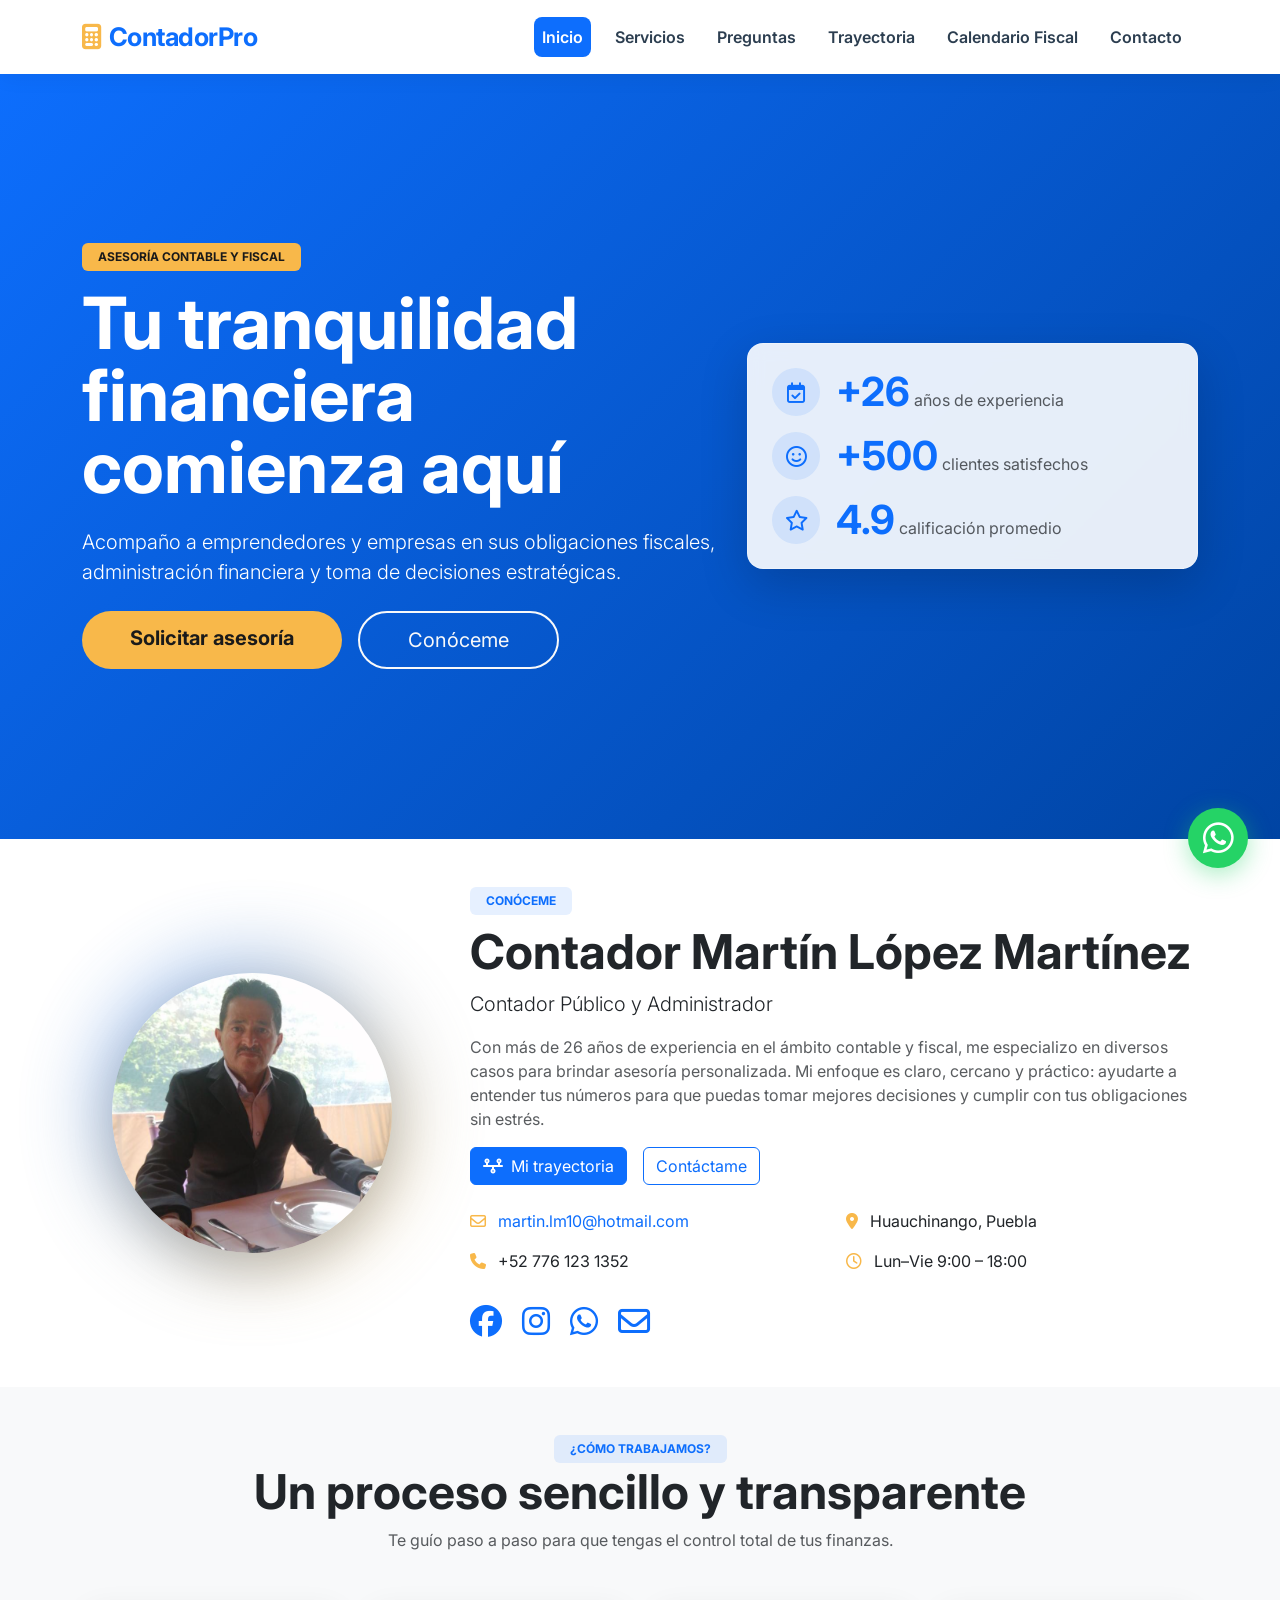
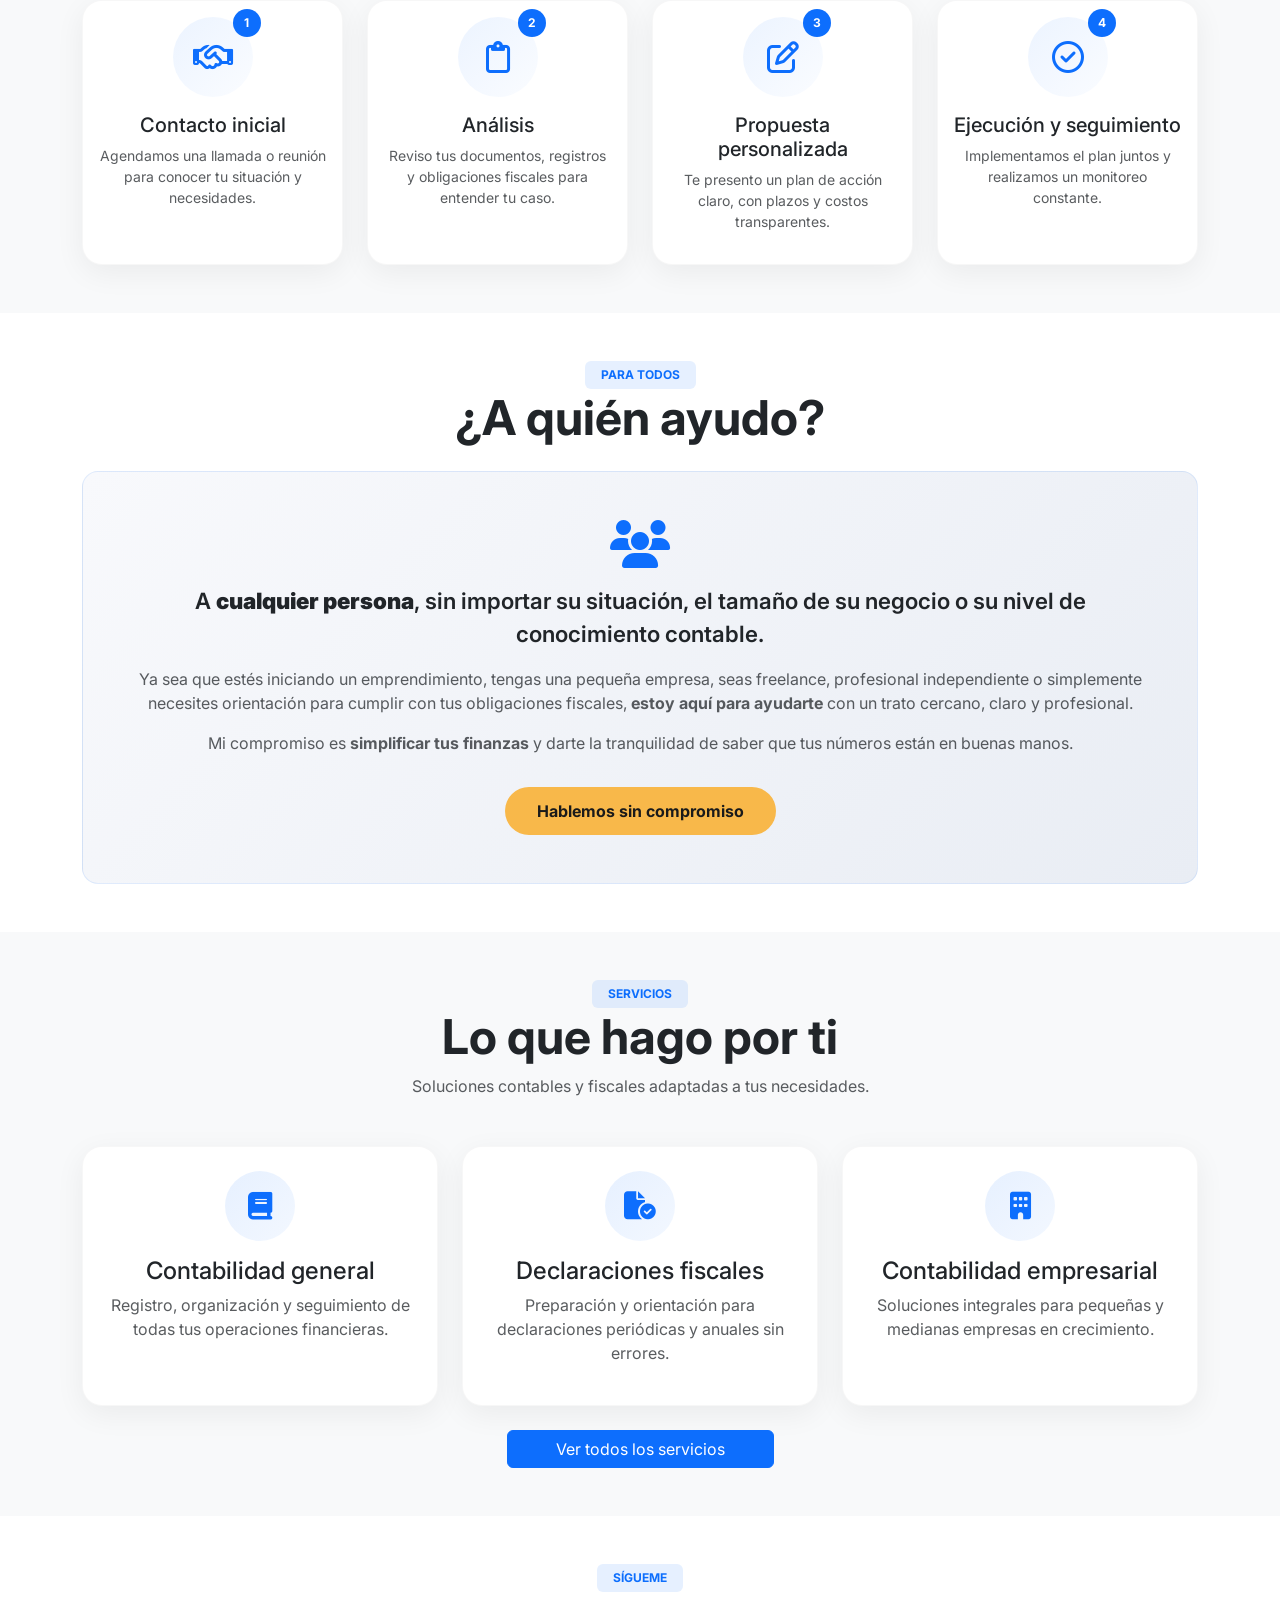
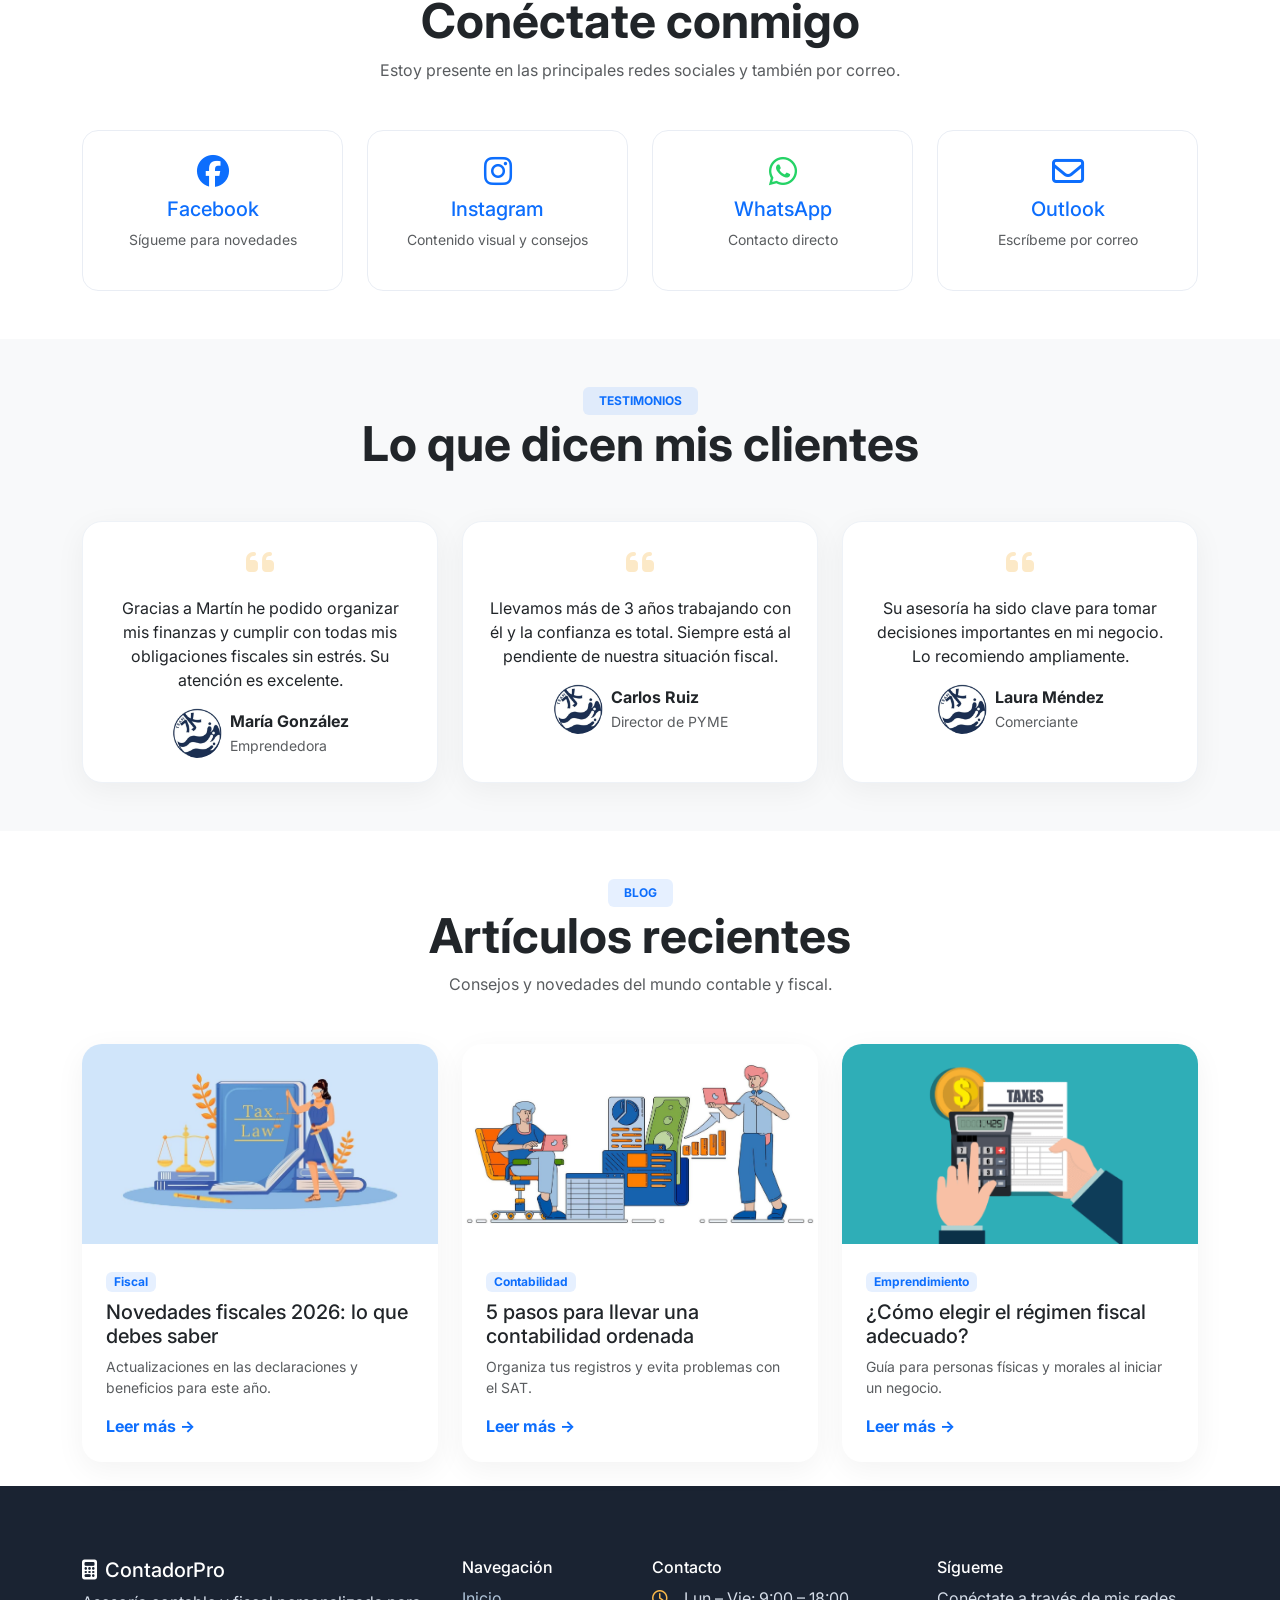
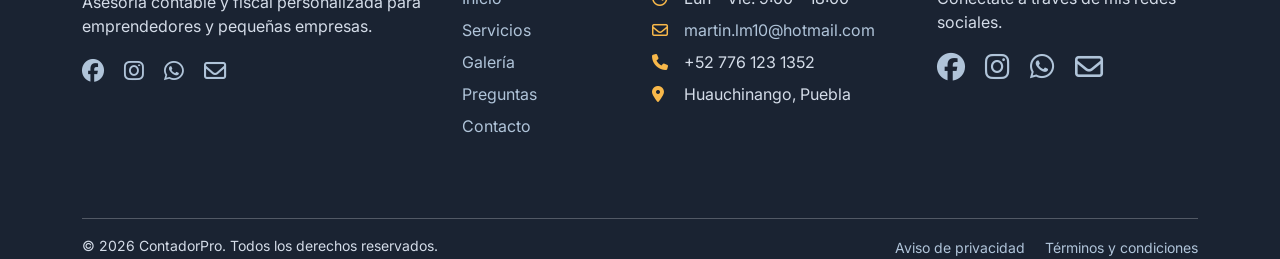
<file: index.html>
<!doctype html>
<html lang="es">
<head>
    <meta charset="utf-8">
    <meta name="viewport" content="width=device-width, initial-scale=1">
    <title>Contador Martín López - Asesoría Contable y Fiscal</title>
    <meta name="description" content="Asesoría contable y fiscal personalizada en Huauchinango, Puebla. Contabilidad, declaraciones y acompañamiento para emprendedores y pequeñas empresas.">

    <!-- Favicon (calculadora) -->
    <link rel="icon" href="data:image/svg+xml,<svg xmlns='http://www.w3.org/2000/svg' viewBox='0 0 24 24' fill='%230d6efd'><path d='M7 2h10a2 2 0 0 1 2 2v16a2 2 0 0 1-2 2H7a2 2 0 0 1-2-2V4a2 2 0 0 1 2-2zm0 2v4h10V4H7zm0 6v2h4v-2H7zm0 4v2h4v-2H7zm0 4v2h4v-2H7zm6 0v2h4v-2h-4zm0-4v2h4v-2h-4zm0-4v2h4v-2h-4z'/></svg>">

    <!-- Bootstrap 5 -->
    <link href="https://cdn.jsdelivr.net/npm/bootstrap@5.3.3/dist/css/bootstrap.min.css" rel="stylesheet">
    <!-- Font Awesome 6 -->
    <link href="https://cdnjs.cloudflare.com/ajax/libs/font-awesome/6.5.2/css/all.min.css" rel="stylesheet">
    <!-- Google Fonts (Inter) -->
    <link href="https://fonts.googleapis.com/css2?family=Inter:opsz,wght@14..32,400;14..32,600;14..32,700;14..32,800&display=swap" rel="stylesheet">
    <!-- Estilos personalizados -->
    <link rel="stylesheet" href="css/index.css">
</head>
<body>

    <!-- NAVBAR (sin login) -->
    <nav class="navbar navbar-expand-lg navbar-main sticky-top">
        <div class="container">
            <a class="navbar-brand fw-bold" href="index.html">
                <i class="fa-solid fa-calculator me-2"></i>ContadorPro
            </a>
            <button class="navbar-toggler" type="button" data-bs-toggle="collapse" data-bs-target="#nav" aria-controls="nav" aria-expanded="false" aria-label="Toggle navigation">
                <span class="navbar-toggler-icon"></span>
            </button>
            <div class="collapse navbar-collapse" id="nav">
                <ul class="navbar-nav ms-auto">
                    <li class="nav-item"><a class="nav-link active" href="index.html">Inicio</a></li>
                    <li class="nav-item"><a class="nav-link" href="servicios.html">Servicios</a></li>
                    <li class="nav-item"><a class="nav-link" href="preguntas.html">Preguntas</a></li>
                    <li class="nav-item"><a class="nav-link" href="trayectoria.html">Trayectoria</a></li>
                    <li class="nav-item"><a class="nav-link" href="calendario-fiscal.html">Calendario Fiscal</a></li>
                    <li class="nav-item"><a class="nav-link" href="contactanos.html">Contacto</a></li>
                </ul>
            </div>
        </div>
    </nav>

    <!-- HERO con imagen de fondo de contaduría -->
    <header class="hero">
        <div class="container">
            <div class="row align-items-center min-vh-75">
                <div class="col-lg-7 text-white">
                    <span class="badge bg-accent text-dark mb-3 px-3 py-2">ASESORÍA CONTABLE Y FISCAL</span>
                    <h1 class="display-3 fw-bold lh-1">Tu tranquilidad financiera comienza aquí</h1>
                    <p class="lead my-4">Acompaño a emprendedores y empresas en sus obligaciones fiscales, administración financiera y toma de decisiones estratégicas.</p>
                    <div class="d-flex flex-wrap gap-3">
                        <a href="contactanos.html" class="btn btn-accent btn-lg px-5">Solicitar asesoría</a>
                        <a href="#presentacion" class="btn btn-outline-light btn-lg px-5">Conóceme</a>
                    </div>
                </div>
                <div class="col-lg-5 mt-5 mt-lg-0">
                    <div class="hero-stats p-4 bg-white rounded-4 shadow-lg">
                        <div class="d-flex align-items-center gap-3 mb-3">
                            <div class="stat-icon"><i class="fa-regular fa-calendar-check"></i></div>
                            <div><span class="display-6 fw-bold text-primary"><span class="js-years-exp" data-count="15" data-prefix="+">+15</span></span> <span class="text-muted">años de experiencia</span></div>
                        </div>
                        <div class="d-flex align-items-center gap-3 mb-3">
                            <div class="stat-icon"><i class="fa-regular fa-face-smile"></i></div>
                            <div><span class="display-6 fw-bold text-primary" data-count="500" data-prefix="+">+500</span> <span class="text-muted">clientes satisfechos</span></div>
                        </div>
                        <div class="d-flex align-items-center gap-3">
                            <div class="stat-icon"><i class="fa-regular fa-star"></i></div>
                            <div><span class="display-6 fw-bold text-primary" data-count="4.9" data-decimals="1">4.9</span> <span class="text-muted">calificación promedio</span></div>
                        </div>
                    </div>
                </div>
            </div>
        </div>
    </header>

    <!-- SECCIÓN: PRESENTACIÓN PERSONAL -->
    <section id="presentacion" class="py-5">
        <div class="container">
            <div class="row align-items-center g-5">
                <div class="col-lg-4 text-center reveal">
                    <div class="photo-frame"><img src="image/foto.png" alt="Foto de perfil" class="rounded-circle img-fluid shadow-lg" style="width: 280px; height: 280px; object-fit: cover;"></div>
                </div>
                <div class="col-lg-8 reveal">
                    <span class="badge bg-primary bg-opacity-10 text-primary mb-2 px-3 py-2">CONÓCEME</span>
                    <h2 class="display-5 fw-bold">Contador Martín López Martínez</h2>
                    <p class="lead" style="color: var(--muted);">Contador Público y Administrador</p>
                    <p class="text-muted">
                        Con más de <span id="years-exp"></span> años de experiencia en el ámbito contable y fiscal, me especializo en diversos casos para brindar asesoría personalizada. Mi enfoque es claro, cercano y práctico: ayudarte a entender tus números para que puedas tomar mejores decisiones y cumplir con tus obligaciones sin estrés.
                    </p>
                    <div class="d-flex flex-wrap gap-3 mt-3">
                        <a href="trayectoria.html" class="btn btn-primary"><i class="fa-solid fa-timeline me-2"></i>Mi trayectoria</a>
                        <a href="contactanos.html" class="btn btn-outline-primary">Contáctame</a>
                    </div>
                    <div class="row mt-4">
                        <div class="col-md-6">
                            <p><i class="fa-regular fa-envelope text-accent me-2"></i> <a href="mailto:martin.lm10@hotmail.com?subject=Hola%2C%20buenas%20tardes%20contador&body=Hola%2C%20buenas%20tardes%20contador">martin.lm10@hotmail.com</a></p>
                            <p><i class="fa-solid fa-phone text-accent me-2"></i> +52 776 123 1352</p>
                        </div>
                        <div class="col-md-6">
                            <p><i class="fa-solid fa-location-dot text-accent me-2"></i> Huauchinango, Puebla</p>
                            <p><i class="fa-regular fa-clock text-accent me-2"></i> Lun–Vie 9:00 – 18:00</p>
                        </div>
                    </div>
                    <div class="social-links mt-3">
                        <a href="https://www.facebook.com/share/19eU9KgxiF/" target="_blank" class="me-3" aria-label="Facebook"><i class="fa-brands fa-facebook fa-2x"></i></a>
                        <a href="https://www.instagram.com/martin.lm10?igsi=N2gybHNiNHc2dWVt" target="_blank" class="me-3" aria-label="Instagram"><i class="fa-brands fa-instagram fa-2x"></i></a>
                        <a href="https://wa.me/527761231352?text=Hola%2C%20buenas%20tardes%20contador" target="_blank" class="me-3" aria-label="WhatsApp"><i class="fa-brands fa-whatsapp fa-2x"></i></a>
                        <a href="mailto:martin.lm10@hotmail.com?subject=Hola%2C%20buenas%20tardes%20contador&body=Hola%2C%20buenas%20tardes%20contador" aria-label="Outlook"><i class="fa-regular fa-envelope fa-2x"></i></a>
                    </div>
                </div>
            </div>
        </div>
    </section>

    <!-- SECCIÓN: PROCESO DE TRABAJO -->
    <section class="py-5 bg-light">
        <div class="container">
            <div class="text-center mb-5 reveal">
                <span class="badge bg-primary bg-opacity-10 text-primary px-3 py-2">¿CÓMO TRABAJAMOS?</span>
                <h2 class="display-5 fw-bold">Un proceso sencillo y transparente</h2>
                <p class="text-muted mt-2">Te guío paso a paso para que tengas el control total de tus finanzas.</p>
            </div>
            <div class="row g-4 reveal-stagger position-relative">
                <div class="col-md-3">
                    <div class="process-card text-center p-3 h-100 reveal-item">
                        <div class="process-icon mx-auto"><span class="step-number">1</span><i class="fa-regular fa-handshake"></i></div>
                        <h5>Contacto inicial</h5>
                        <p class="text-muted small">Agendamos una llamada o reunión para conocer tu situación y necesidades.</p>
                    </div>
                </div>
                <div class="col-md-3">
                    <div class="process-card text-center p-3 h-100 reveal-item">
                        <div class="process-icon mx-auto"><span class="step-number">2</span><i class="fa-regular fa-clipboard"></i></div>
                        <h5>Análisis</h5>
                        <p class="text-muted small">Reviso tus documentos, registros y obligaciones fiscales para entender tu caso.</p>
                    </div>
                </div>
                <div class="col-md-3">
                    <div class="process-card text-center p-3 h-100 reveal-item">
                        <div class="process-icon mx-auto"><span class="step-number">3</span><i class="fa-regular fa-pen-to-square"></i></div>
                        <h5>Propuesta personalizada</h5>
                        <p class="text-muted small">Te presento un plan de acción claro, con plazos y costos transparentes.</p>
                    </div>
                </div>
                <div class="col-md-3">
                    <div class="process-card text-center p-3 h-100 reveal-item">
                        <div class="process-icon mx-auto"><span class="step-number">4</span><i class="fa-regular fa-circle-check"></i></div>
                        <h5>Ejecución y seguimiento</h5>
                        <p class="text-muted small">Implementamos el plan juntos y realizamos un monitoreo constante.</p>
                    </div>
                </div>
            </div>
        </div>
    </section>

    <!-- SECCIÓN: ¿A QUIÉN AYUDO? -->
    <section class="py-5">
        <div class="container">
            <div class="text-center mb-4 reveal">
                <span class="badge bg-primary bg-opacity-10 text-primary px-3 py-2">PARA TODOS</span>
                <h2 class="display-5 fw-bold">¿A quién ayudo?</h2>
            </div>
            <div class="who-help-card p-5 rounded-4 text-center reveal">
                <i class="fa-solid fa-users fa-3x text-primary mb-3"></i>
                <p class="lead fw-semibold" style="font-size: 1.4rem;">
                    A <strong>cualquier persona</strong>, sin importar su situación, el tamaño de su negocio o su nivel de conocimiento contable.
                </p>
                <p class="text-muted">
                    Ya sea que estés iniciando un emprendimiento, tengas una pequeña empresa, seas freelance, profesional independiente o simplemente necesites orientación para cumplir con tus obligaciones fiscales, <strong>estoy aquí para ayudarte</strong> con un trato cercano, claro y profesional.
                </p>
                <p class="text-muted">
                    Mi compromiso es <strong>simplificar tus finanzas</strong> y darte la tranquilidad de saber que tus números están en buenas manos.
                </p>
                <a href="contactanos.html" class="btn btn-accent mt-3">Hablemos sin compromiso</a>
            </div>
        </div>
    </section>

    <!-- SECCIÓN: SERVICIOS DESTACADOS -->
    <section class="py-5 bg-light">
        <div class="container">
            <div class="text-center mb-5 reveal">
                <span class="badge bg-primary bg-opacity-10 text-primary px-3 py-2">SERVICIOS</span>
                <h2 class="display-5 fw-bold">Lo que hago por ti</h2>
                <p class="text-muted mt-2">Soluciones contables y fiscales adaptadas a tus necesidades.</p>
            </div>
            <div class="row g-4 justify-content-center reveal-stagger">
                <div class="col-md-4">
                    <div class="service-card p-4 h-100 reveal-item">
                        <div class="service-icon"><i class="fa-solid fa-book"></i></div>
                        <h4 class="mt-3">Contabilidad general</h4>
                        <p class="text-muted">Registro, organización y seguimiento de todas tus operaciones financieras.</p>
                    </div>
                </div>
                <div class="col-md-4">
                    <div class="service-card p-4 h-100 reveal-item">
                        <div class="service-icon"><i class="fa-solid fa-file-circle-check"></i></div>
                        <h4 class="mt-3">Declaraciones fiscales</h4>
                        <p class="text-muted">Preparación y orientación para declaraciones periódicas y anuales sin errores.</p>
                    </div>
                </div>
                <div class="col-md-4">
                    <div class="service-card p-4 h-100 reveal-item">
                        <div class="service-icon"><i class="fa-solid fa-building"></i></div>
                        <h4 class="mt-3">Contabilidad empresarial</h4>
                        <p class="text-muted">Soluciones integrales para pequeñas y medianas empresas en crecimiento.</p>
                    </div>
                </div>
            </div>
            <div class="text-center mt-4 reveal">
                <a href="servicios.html" class="btn btn-primary px-5">Ver todos los servicios</a>
            </div>
        </div>
    </section>

    <!-- SECCIÓN: REDES SOCIALES -->
    <section class="py-5">
        <div class="container">
            <div class="text-center mb-5 reveal">
                <span class="badge bg-primary bg-opacity-10 text-primary px-3 py-2">SÍGUEME</span>
                <h2 class="display-5 fw-bold">Conéctate conmigo</h2>
                <p class="text-muted mt-2">Estoy presente en las principales redes sociales y también por correo.</p>
            </div>
            <div class="row g-4 justify-content-center reveal-stagger">
                <div class="col-md-3 col-6">
                    <a href="https://www.facebook.com/share/19eU9KgxiF/" target="_blank" class="social-card text-center d-block p-4 reveal-item">
                        <i class="fa-brands fa-facebook fa-2x"></i>
                        <h5 class="mt-2">Facebook</h5>
                        <p class="small text-muted">Sígueme para novedades</p>
                    </a>
                </div>
                <div class="col-md-3 col-6">
                    <a href="https://www.instagram.com/martin.lm10?igsi=N2gybHNiNHc2dWVt" target="_blank" class="social-card text-center d-block p-4 reveal-item">
                        <i class="fa-brands fa-instagram fa-2x"></i>
                        <h5 class="mt-2">Instagram</h5>
                        <p class="small text-muted">Contenido visual y consejos</p>
                    </a>
                </div>
                <div class="col-md-3 col-6">
                    <a href="https://wa.me/527761231352?text=Hola%2C%20buenas%20tardes%20contador" target="_blank" class="social-card text-center d-block p-4 reveal-item">
                        <i class="fa-brands fa-whatsapp fa-2x"></i>
                        <h5 class="mt-2">WhatsApp</h5>
                        <p class="small text-muted">Contacto directo</p>
                    </a>
                </div>
                <div class="col-md-3 col-6">
                    <a href="mailto:martin.lm10@hotmail.com?subject=Hola%2C%20buenas%20tardes%20contador&body=Hola%2C%20buenas%20tardes%20contador" class="social-card text-center d-block p-4 reveal-item">
                        <i class="fa-regular fa-envelope fa-2x"></i>
                        <h5 class="mt-2">Outlook</h5>
                        <p class="small text-muted">Escríbeme por correo</p>
                    </a>
                </div>
            </div>
        </div>
    </section>

    <!-- SECCIÓN: TESTIMONIOS -->
    <section class="py-5 bg-light">
        <div class="container">
            <div class="text-center mb-5 reveal">
                <span class="badge bg-primary bg-opacity-10 text-primary px-3 py-2">TESTIMONIOS</span>
                <h2 class="display-5 fw-bold">Lo que dicen mis clientes</h2>
            </div>
            <div class="row g-4 reveal-stagger">
                <div class="col-md-4">
                    <div class="testimonial-card p-4 h-100 text-center reveal-item">
                        <i class="fa-solid fa-quote-left fa-2x text-accent"></i>
                        <p class="mt-3">Gracias a Martín he podido organizar mis finanzas y cumplir con todas mis obligaciones fiscales sin estrés. Su atención es excelente.</p>
                        <div class="d-flex align-items-center justify-content-center gap-2 mt-3">
                            <img src="image/logoMizu.jpeg" alt="Avatar" class="rounded-circle" width="50" height="50" style="object-fit:cover;">
                            <div class="text-start"><strong>María González</strong><br><span class="small text-muted">Emprendedora</span></div>
                        </div>
                    </div>
                </div>
                <div class="col-md-4">
                    <div class="testimonial-card p-4 h-100 text-center reveal-item">
                        <i class="fa-solid fa-quote-left fa-2x text-accent"></i>
                        <p class="mt-3">Llevamos más de 3 años trabajando con él y la confianza es total. Siempre está al pendiente de nuestra situación fiscal.</p>
                        <div class="d-flex align-items-center justify-content-center gap-2 mt-3">
                            <img src="image/logoMizu.jpeg" alt="Avatar" class="rounded-circle" width="50" height="50" style="object-fit:cover;">
                            <div class="text-start"><strong>Carlos Ruiz</strong><br><span class="small text-muted">Director de PYME</span></div>
                        </div>
                    </div>
                </div>
                <div class="col-md-4">
                    <div class="testimonial-card p-4 h-100 text-center reveal-item">
                        <i class="fa-solid fa-quote-left fa-2x text-accent"></i>
                        <p class="mt-3">Su asesoría ha sido clave para tomar decisiones importantes en mi negocio. Lo recomiendo ampliamente.</p>
                        <div class="d-flex align-items-center justify-content-center gap-2 mt-3">
                            <img src="image/logoMizu.jpeg" alt="Avatar" class="rounded-circle" width="50" height="50" style="object-fit:cover;">
                            <div class="text-start"><strong>Laura Méndez</strong><br><span class="small text-muted">Comerciante</span></div>
                        </div>
                    </div>
                </div>
            </div>
        </div>
    </section>

    <!-- SECCIÓN: BLOG -->
    <section class="py-5">
        <div class="container">
            <div class="text-center mb-5 reveal">
                <span class="badge bg-primary bg-opacity-10 text-primary px-3 py-2">BLOG</span>
                <h2 class="display-5 fw-bold">Artículos recientes</h2>
                <p class="text-muted mt-2">Consejos y novedades del mundo contable y fiscal.</p>
            </div>
            <div class="row g-4 reveal-stagger">
                <div class="col-md-4">
                    <div class="blog-card h-100 reveal-item">
                        <div class="blog-img-wrap">
                            <img src="image/novedades.jpg" alt="Blog">
                        </div>
                        <div class="card-body position-relative">
                            <span class="badge bg-primary bg-opacity-10 text-primary mb-2">Fiscal</span>
                            <h5>Novedades fiscales 2026: lo que debes saber</h5>
                            <p class="text-muted small">Actualizaciones en las declaraciones y beneficios para este año.</p>
                            <a href="https://www.sat.gob.mx/minisitio/RegularizacionFiscal/RegularizacionFiscal/index.html" target="_blank" class="stretched-link text-primary fw-bold">Leer más →</a>
                        </div>
                    </div>
                </div>
                <div class="col-md-4">
                    <div class="blog-card h-100 reveal-item">
                        <div class="blog-img-wrap">
                            <img src="image/contabilidad.jpg" alt="Blog">
                        </div>
                        <div class="card-body position-relative">
                            <span class="badge bg-primary bg-opacity-10 text-primary mb-2">Contabilidad</span>
                            <h5>5 pasos para llevar una contabilidad ordenada</h5>
                            <p class="text-muted small">Organiza tus registros y evita problemas con el SAT.</p>
                            <a href="https://konta.com/blog/5-elementos-necesarios-para-llevar-una-contabilidad-correcta" target="_blank" class="stretched-link text-primary fw-bold">Leer más →</a>
                        </div>
                    </div>
                </div>
                <div class="col-md-4">
                    <div class="blog-card h-100 reveal-item">
                        <div class="blog-img-wrap">
                            <img src="image/regimen.png" alt="Blog">
                        </div>
                        <div class="card-body position-relative">
                            <span class="badge bg-primary bg-opacity-10 text-primary mb-2">Emprendimiento</span>
                            <h5>¿Cómo elegir el régimen fiscal adecuado?</h5>
                            <p class="text-muted small">Guía para personas físicas y morales al iniciar un negocio.</p>
                            <a href="https://www.gob.mx/sat/articulos/conoce-los-tipos-de-regimen-fiscal-para-personas-fisicas?idiom=es" target="_blank" class="stretched-link text-primary fw-bold">Leer más →</a>
                        </div>
                    </div>
                </div>
            </div>
        </div>
    </section>

    <!-- FOOTER -->
    <footer class="footer">
        <div class="container">
            <div class="row g-4 py-5">
                <div class="col-md-4">
                    <h5><i class="fa-solid fa-calculator me-2"></i>ContadorPro</h5>
                    <p>Asesoría contable y fiscal personalizada para emprendedores y pequeñas empresas.</p>
                    <div class="social-footer">
                        <a href="https://www.facebook.com/share/19eU9KgxiF/" target="_blank"><i class="fa-brands fa-facebook"></i></a>
                        <a href="https://www.instagram.com/martin.lm10?igsi=N2gybHNiNHc2dWVt" target="_blank"><i class="fa-brands fa-instagram"></i></a>
                        <a href="https://wa.me/527761231352?text=Hola%2C%20buenas%20tardes%20contador" target="_blank"><i class="fa-brands fa-whatsapp"></i></a>
                        <a href="mailto:martin.lm10@hotmail.com?subject=Hola%2C%20buenas%20tardes%20contador&body=Hola%2C%20buenas%20tardes%20contador"><i class="fa-regular fa-envelope"></i></a>
                    </div>
                </div>
                <div class="col-md-2">
                    <h6>Navegación</h6>
                    <ul class="list-unstyled">
                        <li><a href="index.html">Inicio</a></li>
                        <li><a href="servicios.html">Servicios</a></li>
                        <li><a href="galeria.html">Galería</a></li>
                        <li><a href="preguntas.html">Preguntas</a></li>
                        <li><a href="contactanos.html">Contacto</a></li>
                    </ul>
                </div>
                <div class="col-md-3">
                    <h6>Contacto</h6>
                    <ul class="list-unstyled">
                        <li><i class="fa-regular fa-clock me-2"></i> Lun – Vie: 9:00 – 18:00</li>
                        <li><i class="fa-regular fa-envelope me-2"></i> <a href="mailto:martin.lm10@hotmail.com?subject=Hola%2C%20buenas%20tardes%20contador&body=Hola%2C%20buenas%20tardes%20contador">martin.lm10@hotmail.com</a></li>
                        <li><i class="fa-solid fa-phone me-2"></i> +52 776 123 1352</li>
                        <li><i class="fa-solid fa-location-dot me-2"></i> Huauchinango, Puebla</li>
                    </ul>
                </div>
                <div class="col-md-3">
                    <h6>Sígueme</h6>
                    <p>Conéctate a través de mis redes sociales.</p>
                    <div class="social-footer">
                        <a href="https://www.facebook.com/share/19eU9KgxiF/" target="_blank"><i class="fa-brands fa-facebook fa-lg"></i></a>
                        <a href="https://www.instagram.com/martin.lm10?igsi=N2gybHNiNHc2dWVt" target="_blank"><i class="fa-brands fa-instagram fa-lg"></i></a>
                        <a href="https://wa.me/527761231352?text=Hola%2C%20buenas%20tardes%20contador" target="_blank"><i class="fa-brands fa-whatsapp fa-lg"></i></a>
                        <a href="mailto:martin.lm10@hotmail.com?subject=Hola%2C%20buenas%20tardes%20contador&body=Hola%2C%20buenas%20tardes%20contador"><i class="fa-regular fa-envelope fa-lg"></i></a>
                    </div>
                </div>
            </div>
            <hr class="border-light opacity-25">
            <div class="row">
                <div class="col-md-6">
                    <p class="mb-0 small">© <span data-year></span> ContadorPro. Todos los derechos reservados.</p>
                </div>
                <div class="col-md-6 text-md-end">
                    <a href="#" class="small me-3">Aviso de privacidad</a>
                    <a href="#" class="small">Términos y condiciones</a>
                </div>
            </div>
        </div>
    </footer>

    <!-- Botón flotante de WhatsApp -->
    <a href="https://wa.me/527761231352?text=Hola%2C%20buenas%20tardes%20contador" target="_blank" class="whatsapp-float" aria-label="WhatsApp">
        <i class="fa-brands fa-whatsapp"></i>
    </a>

    <!-- Botón volver arriba -->
    <button id="back-to-top" class="back-to-top" aria-label="Volver arriba">
        <i class="fa-solid fa-arrow-up"></i>
    </button>

    <!-- Scripts -->
    <script src="https://cdn.jsdelivr.net/npm/bootstrap@5.3.3/dist/js/bootstrap.bundle.min.js"></script>
    <script src="js/index.js"></script>
</body>
</html>
</file>
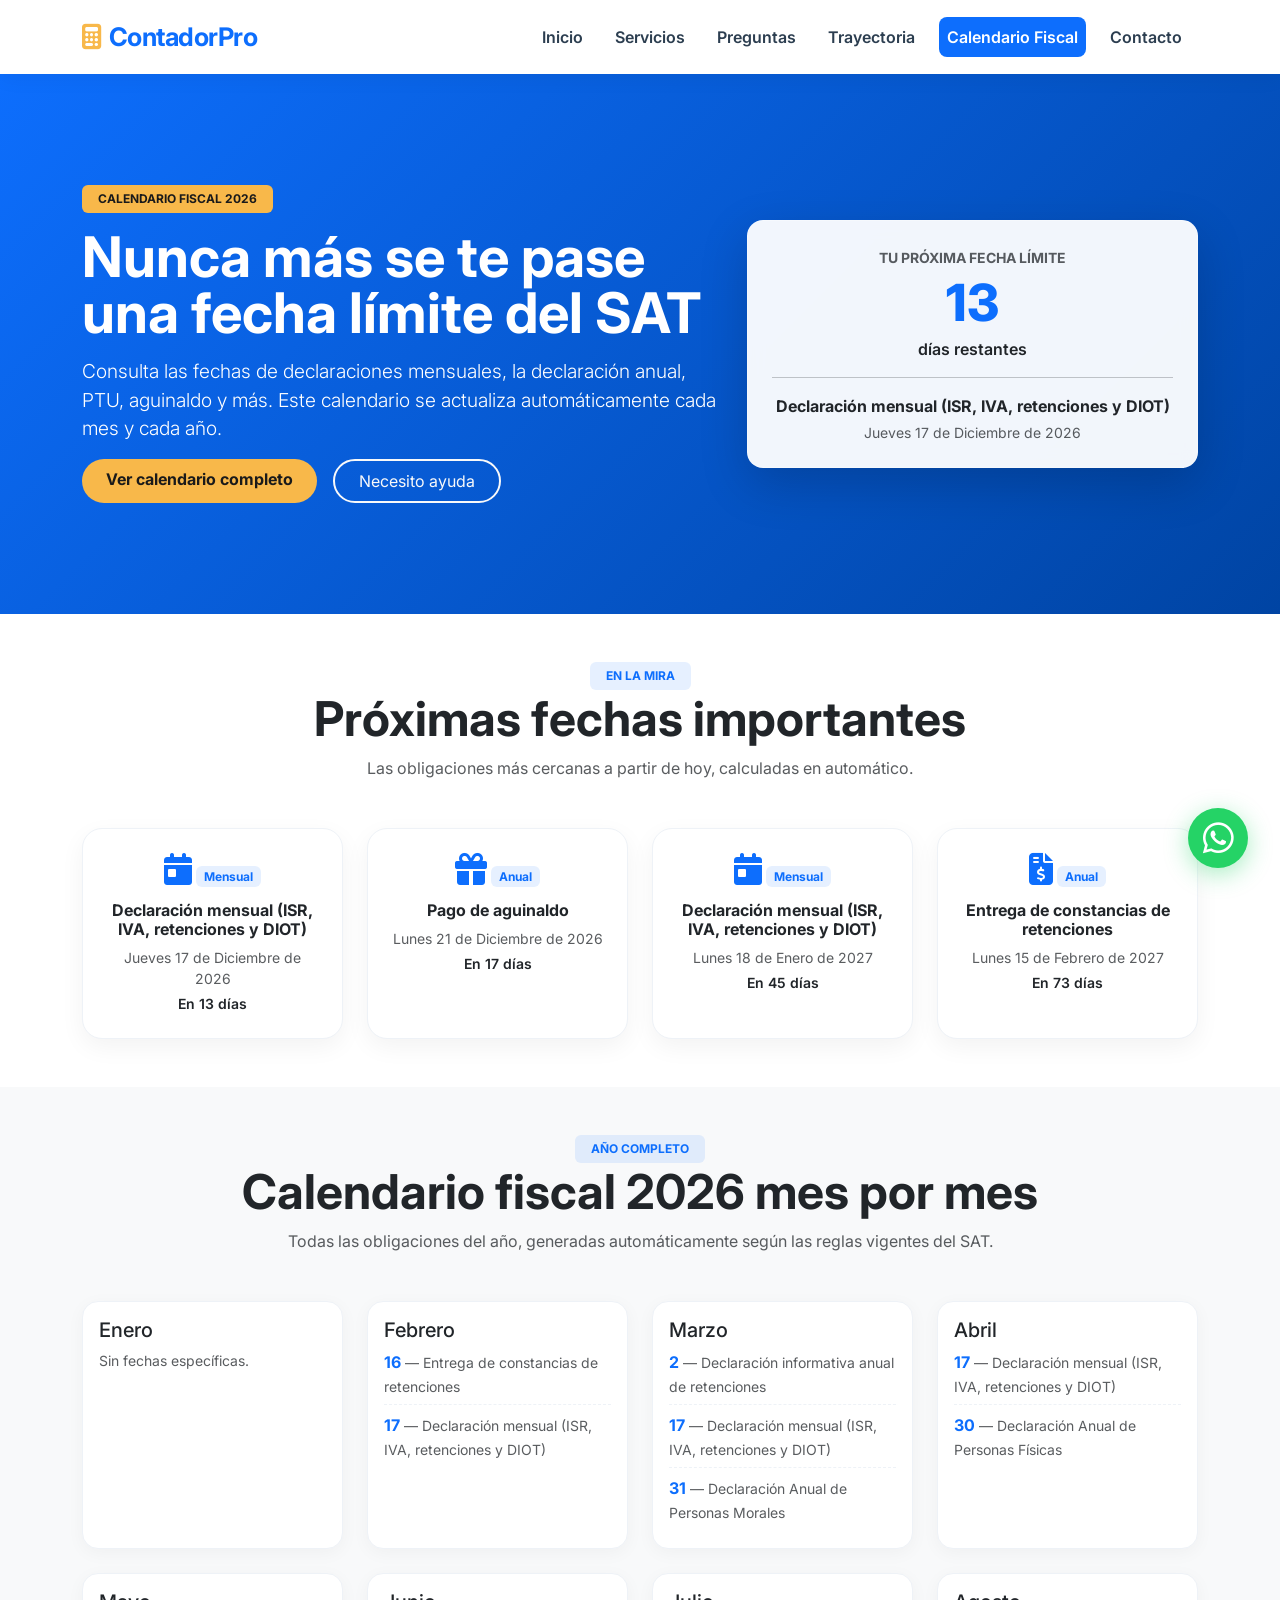
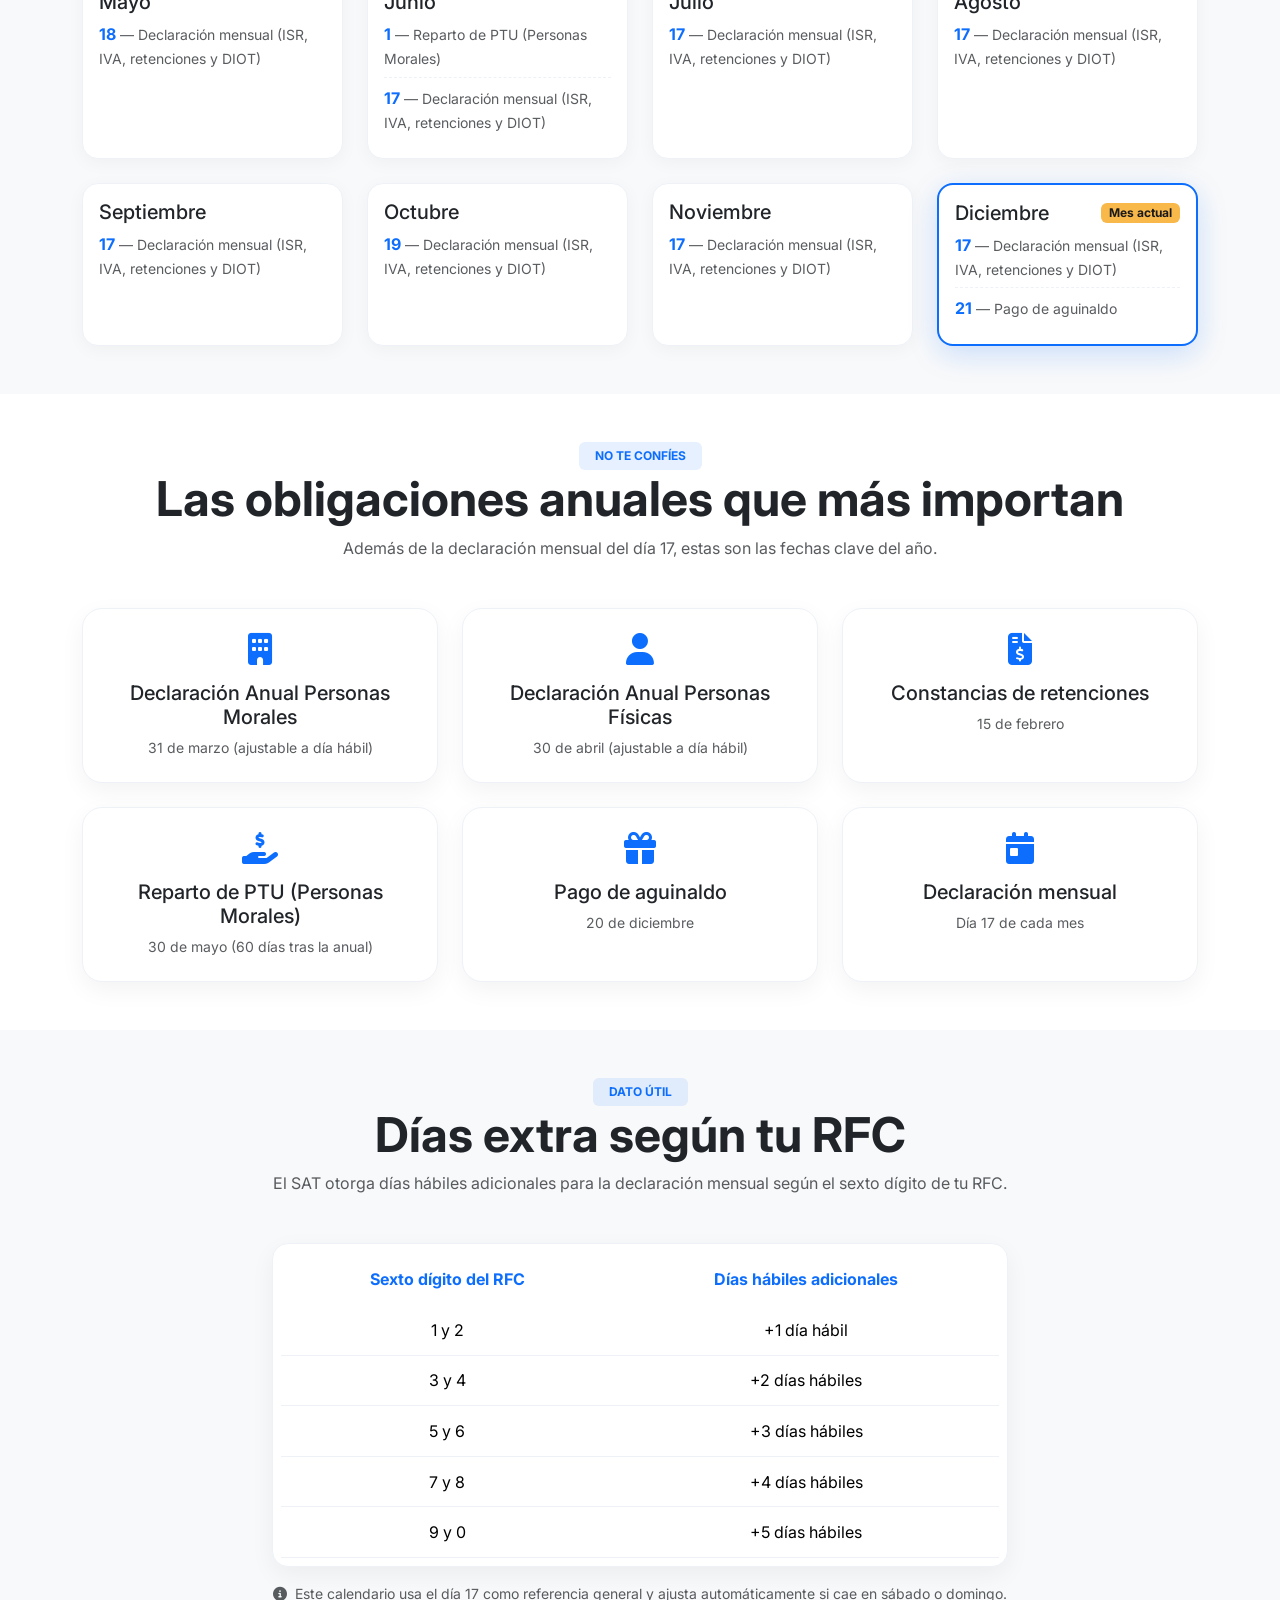
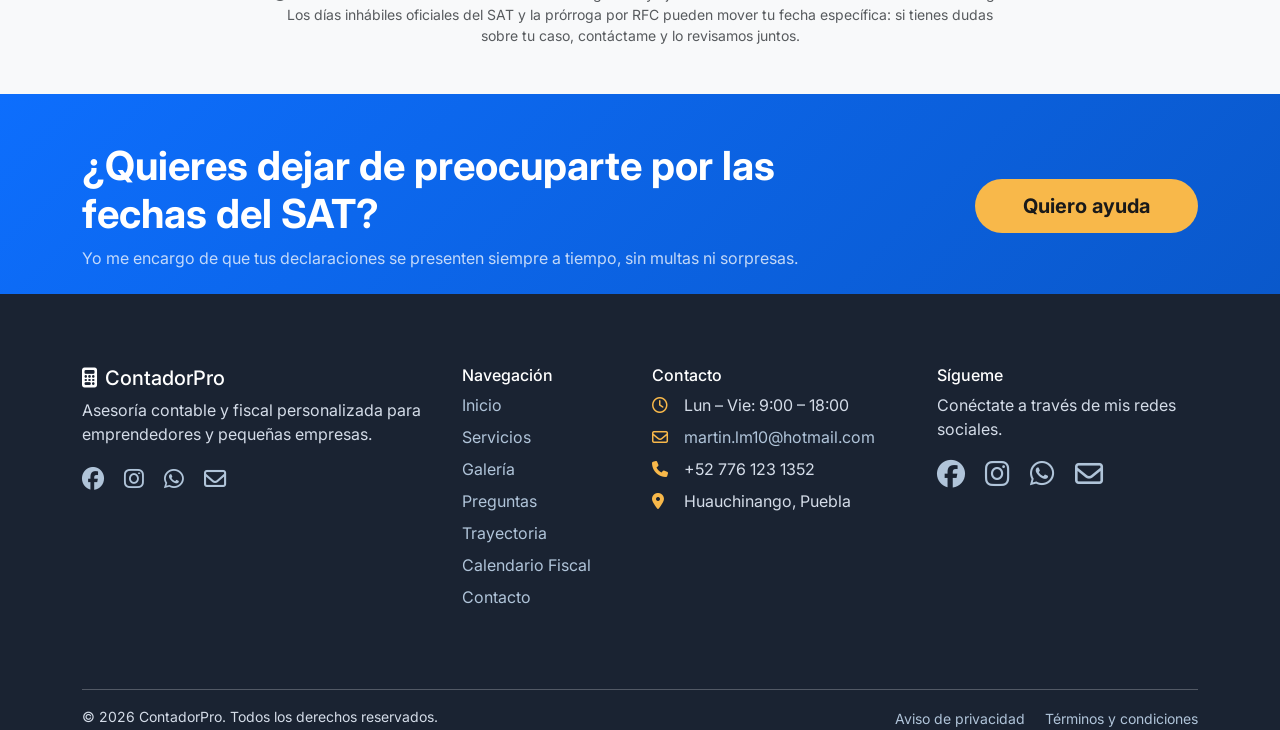
<file: calendario-fiscal.html>
<!doctype html>
<html lang="es">
<head>
    <meta charset="utf-8">
    <meta name="viewport" content="width=device-width, initial-scale=1">
    <title>Calendario Fiscal - Contador Martín López</title>
    <meta name="description" content="Calendario fiscal actualizado con las fechas límite del SAT: declaraciones mensuales, declaración anual, PTU, aguinaldo y más.">

    <!-- Favicon -->
    <link rel="icon" href="data:image/svg+xml,<svg xmlns='http://www.w3.org/2000/svg' viewBox='0 0 24 24' fill='%230d6efd'><path d='M7 2h10a2 2 0 0 1 2 2v16a2 2 0 0 1-2 2H7a2 2 0 0 1-2-2V4a2 2 0 0 1 2-2zm0 2v4h10V4H7zm0 6v2h4v-2H7zm0 4v2h4v-2H7zm0 4v2h4v-2H7zm6 0v2h4v-2h-4zm0-4v2h4v-2h-4zm0-4v2h4v-2h-4z'/></svg>">

    <!-- Bootstrap 5 -->
    <link href="https://cdn.jsdelivr.net/npm/bootstrap@5.3.3/dist/css/bootstrap.min.css" rel="stylesheet">
    <!-- Font Awesome 6 -->
    <link href="https://cdnjs.cloudflare.com/ajax/libs/font-awesome/6.5.2/css/all.min.css" rel="stylesheet">
    <!-- Google Fonts -->
    <link href="https://fonts.googleapis.com/css2?family=Inter:opsz,wght@14..32,400;14..32,600;14..32,700;14..32,800&display=swap" rel="stylesheet">
    <!-- Estilos base -->
    <link rel="stylesheet" href="css/index.css">
    <!-- Estilos específicos del calendario fiscal -->
    <link rel="stylesheet" href="css/calendario-fiscal.css">
</head>
<body>

    <!-- NAVBAR -->
    <nav class="navbar navbar-expand-lg navbar-main sticky-top">
        <div class="container">
            <a class="navbar-brand fw-bold" href="index.html">
                <i class="fa-solid fa-calculator me-2"></i>ContadorPro
            </a>
            <button class="navbar-toggler" type="button" data-bs-toggle="collapse" data-bs-target="#nav" aria-controls="nav" aria-expanded="false" aria-label="Toggle navigation">
                <span class="navbar-toggler-icon"></span>
            </button>
            <div class="collapse navbar-collapse" id="nav">
                <ul class="navbar-nav ms-auto">
                    <li class="nav-item"><a class="nav-link" href="index.html">Inicio</a></li>
                    <li class="nav-item"><a class="nav-link" href="servicios.html">Servicios</a></li>
                    <li class="nav-item"><a class="nav-link" href="preguntas.html">Preguntas</a></li>
                    <li class="nav-item"><a class="nav-link" href="trayectoria.html">Trayectoria</a></li>
                    <li class="nav-item"><a class="nav-link active" href="calendario-fiscal.html">Calendario Fiscal</a></li>
                    <li class="nav-item"><a class="nav-link" href="contactanos.html">Contacto</a></li>
                </ul>
            </div>
        </div>
    </nav>

    <!-- HERO -->
    <header class="hero-calendario">
        <div class="container h-100">
            <div class="row align-items-center h-100">
                <div class="col-lg-7 text-white">
                    <span class="badge bg-accent text-dark mb-3 px-3 py-2">CALENDARIO FISCAL <span id="hero-year"></span></span>
                    <h1 class="display-4 fw-bold lh-1">Nunca más se te pase una fecha límite del SAT</h1>
                    <p class="lead my-3">Consulta las fechas de declaraciones mensuales, la declaración anual, PTU, aguinaldo y más. Este calendario se actualiza automáticamente cada mes y cada año.</p>
                    <div class="d-flex flex-wrap gap-3">
                        <a href="#calendario-mensual" class="btn btn-accent px-4 py-2 fw-bold">Ver calendario completo</a>
                        <a href="contactanos.html" class="btn btn-outline-light px-4 py-2">Necesito ayuda</a>
                    </div>
                </div>
                <div class="col-lg-5 mt-4 mt-lg-0">
                    <div class="hero-countdown p-4 bg-white rounded-4 shadow-lg text-center">
                        <span class="text-muted text-uppercase small fw-bold">Tu próxima fecha límite</span>
                        <div class="countdown-number my-2" id="dias-restantes">--</div>
                        <p class="mb-1 fw-semibold" id="dias-restantes-label">días restantes</p>
                        <hr>
                        <p class="fw-bold mb-1" id="proxima-obligacion-titulo">Cargando...</p>
                        <p class="text-muted small mb-0" id="proxima-obligacion-fecha"></p>
                    </div>
                </div>
            </div>
        </div>
    </header>

    <!-- SECCIÓN: PRÓXIMAS FECHAS -->
    <section class="py-5">
        <div class="container">
            <div class="text-center mb-5 reveal">
                <span class="badge bg-primary bg-opacity-10 text-primary px-3 py-2">EN LA MIRA</span>
                <h2 class="display-5 fw-bold">Próximas fechas importantes</h2>
                <p class="text-muted mt-2">Las obligaciones más cercanas a partir de hoy, calculadas en automático.</p>
            </div>
            <div id="proximas-fechas" class="row g-4 reveal-stagger">
                <!-- Generado por JS -->
            </div>
        </div>
    </section>

    <!-- SECCIÓN: CALENDARIO MENSUAL COMPLETO -->
    <section id="calendario-mensual" class="py-5 bg-light">
        <div class="container">
            <div class="text-center mb-5 reveal">
                <span class="badge bg-primary bg-opacity-10 text-primary px-3 py-2">AÑO COMPLETO</span>
                <h2 class="display-5 fw-bold">Calendario fiscal <span id="calendario-year"></span> mes por mes</h2>
                <p class="text-muted mt-2">Todas las obligaciones del año, generadas automáticamente según las reglas vigentes del SAT.</p>
            </div>
            <div id="meses-grid" class="row g-4 reveal-stagger">
                <!-- Generado por JS: 12 tarjetas de mes -->
            </div>
        </div>
    </section>

    <!-- SECCIÓN: OBLIGACIONES ANUALES CLAVE -->
    <section class="py-5">
        <div class="container">
            <div class="text-center mb-5 reveal">
                <span class="badge bg-primary bg-opacity-10 text-primary px-3 py-2">NO TE CONFÍES</span>
                <h2 class="display-5 fw-bold">Las obligaciones anuales que más importan</h2>
                <p class="text-muted mt-2">Además de la declaración mensual del día 17, estas son las fechas clave del año.</p>
            </div>
            <div class="row g-4 reveal-stagger">
                <div class="col-md-4 col-6">
                    <div class="deadline-card text-center p-4 h-100 reveal-item">
                        <i class="fa-solid fa-building fa-2x text-primary mb-3"></i>
                        <h5>Declaración Anual Personas Morales</h5>
                        <p class="text-muted small mb-0">31 de marzo (ajustable a día hábil)</p>
                    </div>
                </div>
                <div class="col-md-4 col-6">
                    <div class="deadline-card text-center p-4 h-100 reveal-item">
                        <i class="fa-solid fa-user fa-2x text-primary mb-3"></i>
                        <h5>Declaración Anual Personas Físicas</h5>
                        <p class="text-muted small mb-0">30 de abril (ajustable a día hábil)</p>
                    </div>
                </div>
                <div class="col-md-4 col-6">
                    <div class="deadline-card text-center p-4 h-100 reveal-item">
                        <i class="fa-solid fa-file-invoice-dollar fa-2x text-primary mb-3"></i>
                        <h5>Constancias de retenciones</h5>
                        <p class="text-muted small mb-0">15 de febrero</p>
                    </div>
                </div>
                <div class="col-md-4 col-6">
                    <div class="deadline-card text-center p-4 h-100 reveal-item">
                        <i class="fa-solid fa-hand-holding-dollar fa-2x text-primary mb-3"></i>
                        <h5>Reparto de PTU (Personas Morales)</h5>
                        <p class="text-muted small mb-0">30 de mayo (60 días tras la anual)</p>
                    </div>
                </div>
                <div class="col-md-4 col-6">
                    <div class="deadline-card text-center p-4 h-100 reveal-item">
                        <i class="fa-solid fa-gift fa-2x text-primary mb-3"></i>
                        <h5>Pago de aguinaldo</h5>
                        <p class="text-muted small mb-0">20 de diciembre</p>
                    </div>
                </div>
                <div class="col-md-4 col-6">
                    <div class="deadline-card text-center p-4 h-100 reveal-item">
                        <i class="fa-solid fa-calendar-day fa-2x text-primary mb-3"></i>
                        <h5>Declaración mensual</h5>
                        <p class="text-muted small mb-0">Día 17 de cada mes</p>
                    </div>
                </div>
            </div>
        </div>
    </section>

    <!-- SECCIÓN: PRÓRROGA SEGÚN RFC -->
    <section class="py-5 bg-light">
        <div class="container">
            <div class="text-center mb-5 reveal">
                <span class="badge bg-primary bg-opacity-10 text-primary px-3 py-2">DATO ÚTIL</span>
                <h2 class="display-5 fw-bold">Días extra según tu RFC</h2>
                <p class="text-muted mt-2">El SAT otorga días hábiles adicionales para la declaración mensual según el sexto dígito de tu RFC.</p>
            </div>
            <div class="row justify-content-center reveal">
                <div class="col-lg-8">
                    <div class="table-responsive rfc-table-wrapper">
                        <table class="table rfc-table align-middle text-center mb-0">
                            <thead>
                                <tr>
                                    <th>Sexto dígito del RFC</th>
                                    <th>Días hábiles adicionales</th>
                                </tr>
                            </thead>
                            <tbody>
                                <tr><td>1 y 2</td><td>+1 día hábil</td></tr>
                                <tr><td>3 y 4</td><td>+2 días hábiles</td></tr>
                                <tr><td>5 y 6</td><td>+3 días hábiles</td></tr>
                                <tr><td>7 y 8</td><td>+4 días hábiles</td></tr>
                                <tr><td>9 y 0</td><td>+5 días hábiles</td></tr>
                            </tbody>
                        </table>
                    </div>
                    <p class="text-muted small text-center mt-3 mb-0">
                        <i class="fa-solid fa-circle-info me-1"></i>
                        Este calendario usa el día 17 como referencia general y ajusta automáticamente si cae en sábado o domingo. Los días inhábiles oficiales del SAT y la prórroga por RFC pueden mover tu fecha específica: si tienes dudas sobre tu caso, contáctame y lo revisamos juntos.
                    </p>
                </div>
            </div>
        </div>
    </section>

    <!-- SECCIÓN: CTA FINAL -->
    <section class="cta-calendario py-5">
        <div class="container">
            <div class="row align-items-center text-center text-lg-start">
                <div class="col-lg-8 text-white">
                    <h2 class="fw-bold display-6 mb-2">¿Quieres dejar de preocuparte por las fechas del SAT?</h2>
                    <p class="mb-0 opacity-75">Yo me encargo de que tus declaraciones se presenten siempre a tiempo, sin multas ni sorpresas.</p>
                </div>
                <div class="col-lg-4 mt-4 mt-lg-0 text-lg-end">
                    <a href="contactanos.html" class="btn btn-accent btn-lg px-5 fw-bold">Quiero ayuda</a>
                </div>
            </div>
        </div>
    </section>

    <!-- FOOTER -->
    <footer class="footer">
        <div class="container">
            <div class="row g-4 py-5">
                <div class="col-md-4">
                    <h5><i class="fa-solid fa-calculator me-2"></i>ContadorPro</h5>
                    <p>Asesoría contable y fiscal personalizada para emprendedores y pequeñas empresas.</p>
                    <div class="social-footer">
                        <a href="https://www.facebook.com/share/19eU9KgxiF/" target="_blank"><i class="fa-brands fa-facebook"></i></a>
                        <a href="https://www.instagram.com/martin.lm10?igsi=N2gybHNiNHc2dWVt" target="_blank"><i class="fa-brands fa-instagram"></i></a>
                        <a href="https://wa.me/527761231352?text=Hola%2C%20buenas%20tardes%20contador" target="_blank"><i class="fa-brands fa-whatsapp"></i></a>
                        <a href="mailto:martin.lm10@hotmail.com?subject=Hola%2C%20buenas%20tardes%20contador&body=Hola%2C%20buenas%20tardes%20contador"><i class="fa-regular fa-envelope"></i></a>
                    </div>
                </div>
                <div class="col-md-2">
                    <h6>Navegación</h6>
                    <ul class="list-unstyled">
                        <li><a href="index.html">Inicio</a></li>
                        <li><a href="servicios.html">Servicios</a></li>
                        <li><a href="galeria.html">Galería</a></li>
                        <li><a href="preguntas.html">Preguntas</a></li>
                        <li><a href="trayectoria.html">Trayectoria</a></li>
                        <li><a href="calendario-fiscal.html">Calendario Fiscal</a></li>
                        <li><a href="contactanos.html">Contacto</a></li>
                    </ul>
                </div>
                <div class="col-md-3">
                    <h6>Contacto</h6>
                    <ul class="list-unstyled">
                        <li><i class="fa-regular fa-clock me-2"></i> Lun – Vie: 9:00 – 18:00</li>
                        <li><i class="fa-regular fa-envelope me-2"></i> <a href="mailto:martin.lm10@hotmail.com?subject=Hola%2C%20buenas%20tardes%20contador&body=Hola%2C%20buenas%20tardes%20contador">martin.lm10@hotmail.com</a></li>
                        <li><i class="fa-solid fa-phone me-2"></i> +52 776 123 1352</li>
                        <li><i class="fa-solid fa-location-dot me-2"></i> Huauchinango, Puebla</li>
                    </ul>
                </div>
                <div class="col-md-3">
                    <h6>Sígueme</h6>
                    <p>Conéctate a través de mis redes sociales.</p>
                    <div class="social-footer">
                        <a href="https://www.facebook.com/share/19eU9KgxiF/" target="_blank"><i class="fa-brands fa-facebook fa-lg"></i></a>
                        <a href="https://www.instagram.com/martin.lm10?igsi=N2gybHNiNHc2dWVt" target="_blank"><i class="fa-brands fa-instagram fa-lg"></i></a>
                        <a href="https://wa.me/527761231352?text=Hola%2C%20buenas%20tardes%20contador" target="_blank"><i class="fa-brands fa-whatsapp fa-lg"></i></a>
                        <a href="mailto:martin.lm10@hotmail.com?subject=Hola%2C%20buenas%20tardes%20contador&body=Hola%2C%20buenas%20tardes%20contador"><i class="fa-regular fa-envelope fa-lg"></i></a>
                    </div>
                </div>
            </div>
            <hr class="border-light opacity-25">
            <div class="row">
                <div class="col-md-6">
                    <p class="mb-0 small">© <span data-year></span> ContadorPro. Todos los derechos reservados.</p>
                </div>
                <div class="col-md-6 text-md-end">
                    <a href="#" class="small me-3">Aviso de privacidad</a>
                    <a href="#" class="small">Términos y condiciones</a>
                </div>
            </div>
        </div>
    </footer>

    <!-- Botón flotante WhatsApp -->
    <a href="https://wa.me/527761231352?text=Hola%2C%20buenas%20tardes%20contador" target="_blank" class="whatsapp-float" aria-label="WhatsApp">
        <i class="fa-brands fa-whatsapp"></i>
    </a>

    <!-- Botón volver arriba -->
    <button id="back-to-top" class="back-to-top" aria-label="Volver arriba">
        <i class="fa-solid fa-arrow-up"></i>
    </button>

    <script src="https://cdn.jsdelivr.net/npm/bootstrap@5.3.3/dist/js/bootstrap.bundle.min.js"></script>
    <script src="js/index.js"></script>
    <script src="js/calendario-fiscal.js"></script>
</body>
</html>
</file>
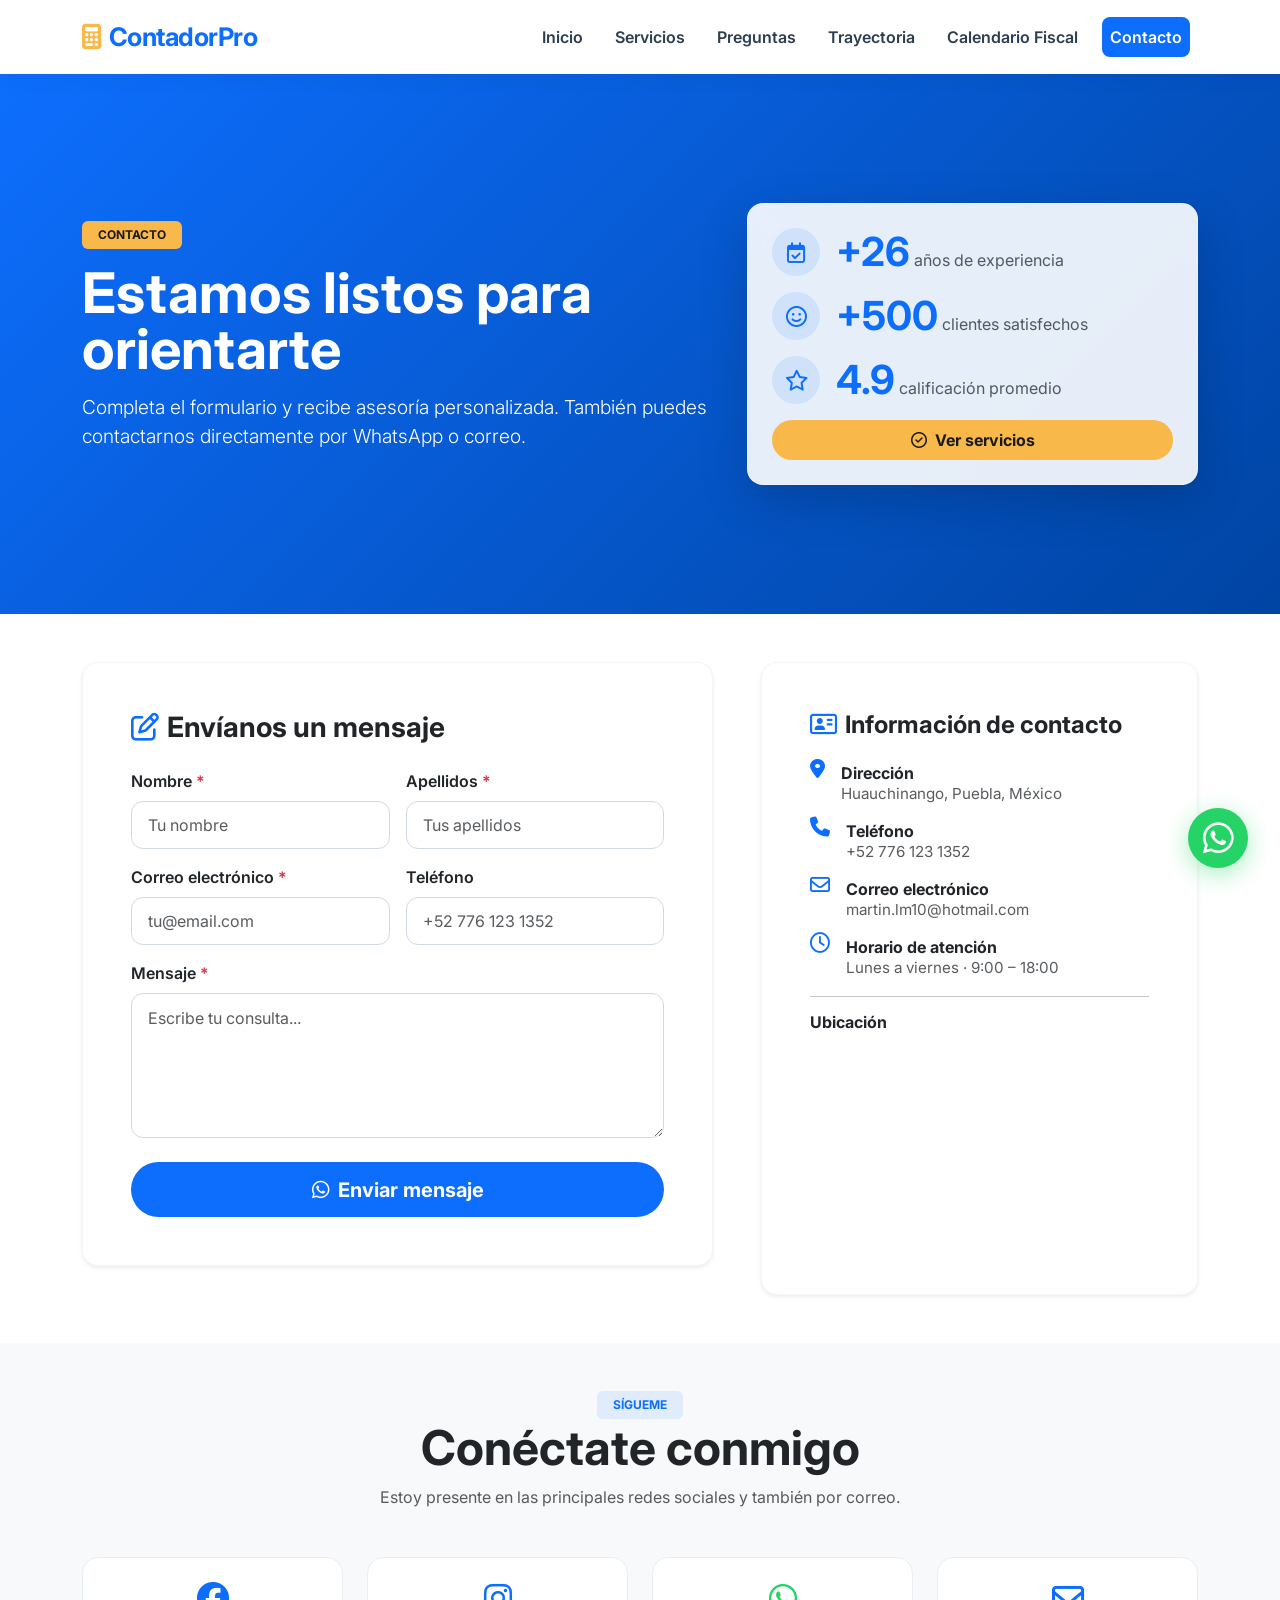
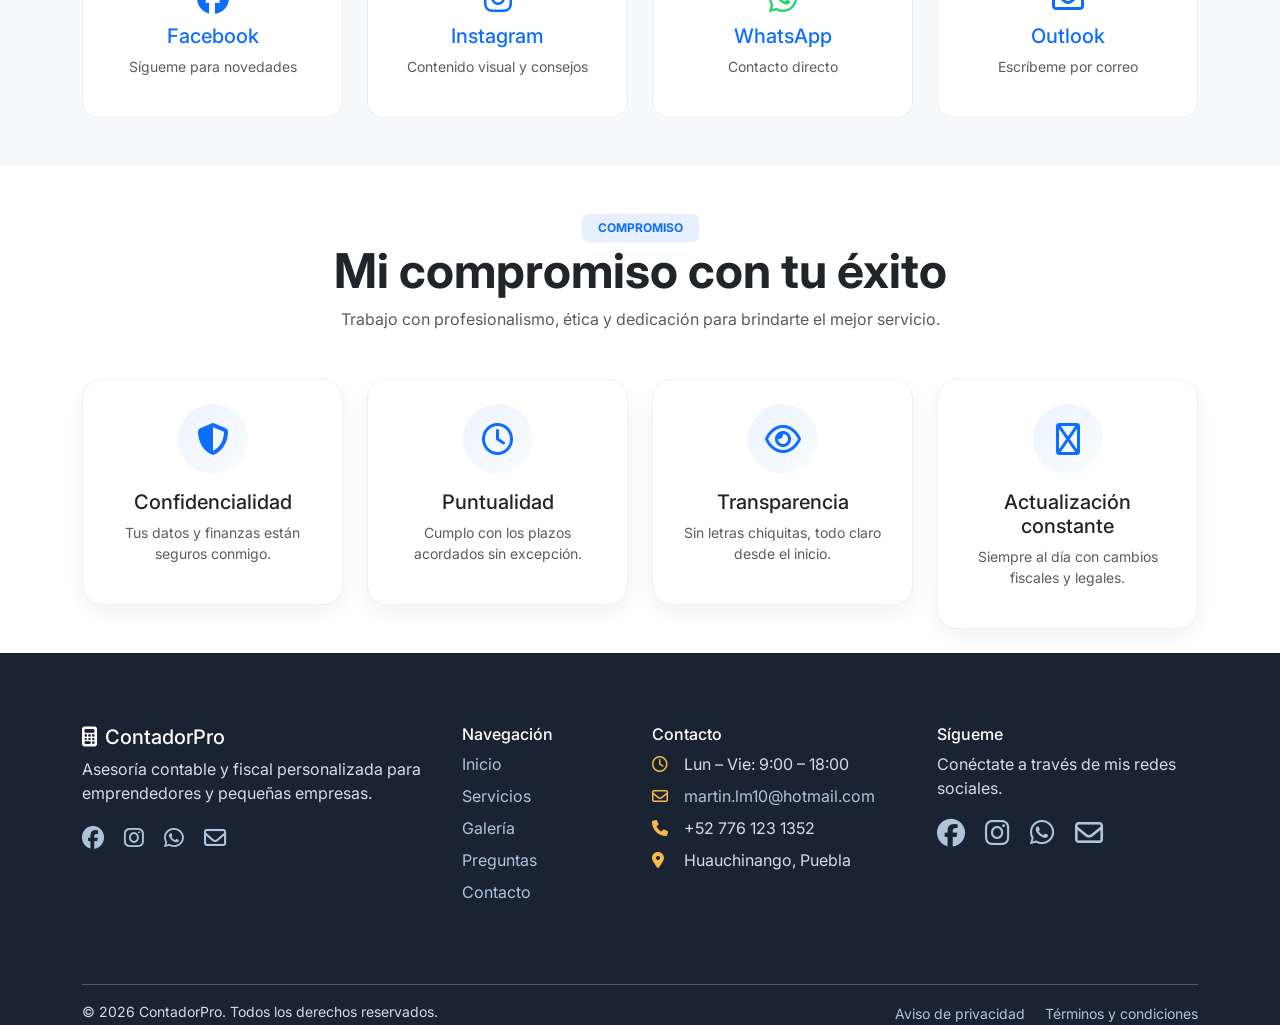
<file: contactanos.html>
<!doctype html>
<html lang="es">
<head>
    <meta charset="utf-8">
    <meta name="viewport" content="width=device-width, initial-scale=1">
    <title>Contáctanos - Contador Martín López</title>
    <meta name="description" content="Ponte en contacto con el Contador Martín López para asesoría contable y fiscal en Huauchinango, Puebla.">

    <!-- Favicon -->
    <link rel="icon" href="data:image/svg+xml,<svg xmlns='http://www.w3.org/2000/svg' viewBox='0 0 24 24' fill='%230d6efd'><path d='M7 2h10a2 2 0 0 1 2 2v16a2 2 0 0 1-2 2H7a2 2 0 0 1-2-2V4a2 2 0 0 1 2-2zm0 2v4h10V4H7zm0 6v2h4v-2H7zm0 4v2h4v-2H7zm0 4v2h4v-2H7zm6 0v2h4v-2h-4zm0-4v2h4v-2h-4zm0-4v2h4v-2h-4z'/></svg>">

    <!-- Bootstrap 5 -->
    <link href="https://cdn.jsdelivr.net/npm/bootstrap@5.3.3/dist/css/bootstrap.min.css" rel="stylesheet">
    <!-- Font Awesome 6 -->
    <link href="https://cdnjs.cloudflare.com/ajax/libs/font-awesome/6.5.2/css/all.min.css" rel="stylesheet">
    <!-- Google Fonts -->
    <link href="https://fonts.googleapis.com/css2?family=Inter:opsz,wght@14..32,400;14..32,600;14..32,700;14..32,800&display=swap" rel="stylesheet">
    <!-- Estilos base -->
    <link rel="stylesheet" href="css/index.css">
    <!-- Estilos específicos de contacto -->
    <link rel="stylesheet" href="css/contactanos.css">
</head>
<body>

    <!-- NAVBAR -->
    <nav class="navbar navbar-expand-lg navbar-main sticky-top">
        <div class="container">
            <a class="navbar-brand fw-bold" href="index.html">
                <i class="fa-solid fa-calculator me-2"></i>ContadorPro
            </a>
            <button class="navbar-toggler" type="button" data-bs-toggle="collapse" data-bs-target="#nav" aria-controls="nav" aria-expanded="false" aria-label="Toggle navigation">
                <span class="navbar-toggler-icon"></span>
            </button>
            <div class="collapse navbar-collapse" id="nav">
                <ul class="navbar-nav ms-auto">
                    <li class="nav-item"><a class="nav-link" href="index.html">Inicio</a></li>
                    <li class="nav-item"><a class="nav-link" href="servicios.html">Servicios</a></li>
                    <li class="nav-item"><a class="nav-link" href="preguntas.html">Preguntas</a></li>
                    <li class="nav-item"><a class="nav-link" href="trayectoria.html">Trayectoria</a></li>
                    <li class="nav-item"><a class="nav-link" href="calendario-fiscal.html">Calendario Fiscal</a></li>
                    <li class="nav-item"><a class="nav-link active" href="contactanos.html">Contacto</a></li>
                </ul>
            </div>
        </div>
    </nav>

    <!-- HERO con estadísticas -->
    <header class="hero-contacto">
        <div class="container h-100">
            <div class="row align-items-center h-100">
                <div class="col-lg-7 text-white">
                    <span class="badge bg-accent text-dark mb-3 px-3 py-2">CONTACTO</span>
                    <h1 class="display-4 fw-bold lh-1">Estamos listos para orientarte</h1>
                    <p class="lead my-3">Completa el formulario y recibe asesoría personalizada. También puedes contactarnos directamente por WhatsApp o correo.</p>
                </div>
                <div class="col-lg-5 mt-4 mt-lg-0">
                    <div class="hero-stats-contacto p-4 bg-white rounded-4 shadow-lg">
                        <div class="d-flex align-items-center gap-3 mb-3">
                            <div class="stat-icon"><i class="fa-regular fa-calendar-check"></i></div>
                            <div><span class="display-6 fw-bold text-primary"><span class="js-years-exp" data-count="15" data-prefix="+">+15</span></span> <span class="text-muted">años de experiencia</span></div>
                        </div>
                        <div class="d-flex align-items-center gap-3 mb-3">
                            <div class="stat-icon"><i class="fa-regular fa-face-smile"></i></div>
                            <div><span class="display-6 fw-bold text-primary" data-count="500" data-prefix="+">+500</span> <span class="text-muted">clientes satisfechos</span></div>
                        </div>
                        <div class="d-flex align-items-center gap-3 mb-3">
                            <div class="stat-icon"><i class="fa-regular fa-star"></i></div>
                            <div><span class="display-6 fw-bold text-primary" data-count="4.9" data-decimals="1">4.9</span> <span class="text-muted">calificación promedio</span></div>
                        </div>
                        <div class="text-center mt-3">
                            <a href="servicios.html" class="btn btn-accent w-100 py-2 fw-bold">
                                <i class="fa-regular fa-circle-check me-2"></i>Ver servicios
                            </a>
                        </div>
                    </div>
                </div>
            </div>
        </div>
    </header>

    <!-- SECCIÓN: FORMULARIO + MAPA -->
    <section class="py-5">
        <div class="container">
            <div class="row g-5">
                <div class="col-lg-7">
                    <div class="contact-form-card p-4 p-md-5 bg-white rounded-4 shadow-sm">
                        <h3 class="fw-bold mb-4"><i class="fa-regular fa-pen-to-square me-2 text-primary"></i>Envíanos un mensaje</h3>
                        <form id="contactForm" novalidate>
                            <div class="row g-3">
                                <div class="col-md-6">
                                    <label for="nombre" class="form-label fw-semibold">Nombre <span class="text-danger">*</span></label>
                                    <input type="text" class="form-control" id="nombre" placeholder="Tu nombre" required>
                                </div>
                                <div class="col-md-6">
                                    <label for="apellidos" class="form-label fw-semibold">Apellidos <span class="text-danger">*</span></label>
                                    <input type="text" class="form-control" id="apellidos" placeholder="Tus apellidos" required>
                                </div>
                                <div class="col-md-6">
                                    <label for="correo" class="form-label fw-semibold">Correo electrónico <span class="text-danger">*</span></label>
                                    <input type="email" class="form-control" id="correo" placeholder="tu@email.com" required>
                                </div>
                                <div class="col-md-6">
                                    <label for="telefono" class="form-label fw-semibold">Teléfono</label>
                                    <input type="tel" class="form-control" id="telefono" placeholder="+52 776 123 1352">
                                </div>
                                <div class="col-12">
                                    <label for="mensaje" class="form-label fw-semibold">Mensaje <span class="text-danger">*</span></label>
                                    <textarea class="form-control" id="mensaje" rows="5" placeholder="Escribe tu consulta..." required></textarea>
                                </div>
                            </div>
                            <button type="submit" class="btn btn-primary btn-lg mt-4 w-100 w-md-auto">
                                <i class="fa-brands fa-whatsapp me-2"></i>Enviar mensaje
                        </form>
                    </div>
                </div>

                <div class="col-lg-5">
                    <div class="contact-info-card p-4 p-md-5 bg-white rounded-4 shadow-sm h-100">
                        <h4 class="fw-bold mb-4"><i class="fa-regular fa-address-card me-2 text-primary"></i>Información de contacto</h4>
                        <div class="info-item d-flex align-items-start gap-3 mb-3">
                            <i class="fa-solid fa-location-dot text-primary fa-lg mt-1"></i>
                            <div>
                                <h6 class="fw-bold mb-0">Dirección</h6>
                                <p class="text-muted mb-0">Huauchinango, Puebla, México</p>
                            </div>
                        </div>
                        <div class="info-item d-flex align-items-start gap-3 mb-3">
                            <i class="fa-solid fa-phone text-primary fa-lg mt-1"></i>
                            <div>
                                <h6 class="fw-bold mb-0">Teléfono</h6>
                                <p class="text-muted mb-0">+52 776 123 1352</p>
                            </div>
                        </div>
                        <div class="info-item d-flex align-items-start gap-3 mb-3">
                            <i class="fa-regular fa-envelope text-primary fa-lg mt-1"></i>
                            <div>
                                <h6 class="fw-bold mb-0">Correo electrónico</h6>
                                <p class="text-muted mb-0">martin.lm10@hotmail.com</p>
                            </div>
                        </div>
                        <div class="info-item d-flex align-items-start gap-3 mb-3">
                            <i class="fa-regular fa-clock text-primary fa-lg mt-1"></i>
                            <div>
                                <h6 class="fw-bold mb-0">Horario de atención</h6>
                                <p class="text-muted mb-0">Lunes a viernes · 9:00 – 18:00</p>
                            </div>
                        </div>
                        <hr>
                        <h6 class="fw-bold">Ubicación</h6>
                        <div class="map-container mt-2">
                            <iframe src="https://www.google.com/maps/embed?pb=!1m18!1m12!1m3!1d3761.789206835043!2d-98.05394898509396!3d20.174032986436342!2m3!1f0!2f0!3f0!3m2!1i1024!2i768!4f13.1!3m3!1m2!1s0x85d03e6c153b7b7b%3A0x5f6e9c3c5d3b3b3b!2sHuauchinango%2C%20Pue.%2C%20Mexico!5e0!3m2!1sen!2smx!4v1712345678901!5m2!1sen!2smx" width="100%" height="200" style="border:0; border-radius: 12px;" allowfullscreen="" loading="lazy" referrerpolicy="no-referrer-when-downgrade"></iframe>
                        </div>
                    </div>
                </div>
            </div>
        </div>
    </section>

    <!-- SECCIÓN: SÍGUEME EN REDES SOCIALES -->
    <section class="py-5 bg-light">
        <div class="container">
            <div class="text-center mb-5 reveal">
                <span class="badge bg-primary bg-opacity-10 text-primary px-3 py-2">SÍGUEME</span>
                <h2 class="display-5 fw-bold">Conéctate conmigo</h2>
                <p class="text-muted mt-2">Estoy presente en las principales redes sociales y también por correo.</p>
            </div>
            <div class="row g-4 justify-content-center reveal-stagger">
                <div class="col-md-3 col-6">
                    <a href="https://www.facebook.com/share/19eU9KgxiF/" target="_blank" class="social-card text-center d-block p-4 reveal-item">
                        <i class="fa-brands fa-facebook fa-2x"></i>
                        <h5 class="mt-2">Facebook</h5>
                        <p class="small text-muted">Sígueme para novedades</p>
                    </a>
                </div>
                <div class="col-md-3 col-6">
                    <a href="https://www.instagram.com/martin.lm10?igsi=N2gybHNiNHc2dWVt" target="_blank" class="social-card text-center d-block p-4 reveal-item">
                        <i class="fa-brands fa-instagram fa-2x"></i>
                        <h5 class="mt-2">Instagram</h5>
                        <p class="small text-muted">Contenido visual y consejos</p>
                    </a>
                </div>
                <div class="col-md-3 col-6">
                    <a href="https://wa.me/527761231352?text=Hola%2C%20buenas%20tardes%20contador" target="_blank" class="social-card text-center d-block p-4 reveal-item">
                        <i class="fa-brands fa-whatsapp fa-2x"></i>
                        <h5 class="mt-2">WhatsApp</h5>
                        <p class="small text-muted">Contacto directo</p>
                    </a>
                </div>
                <div class="col-md-3 col-6">
                    <a href="mailto:martin.lm10@hotmail.com?subject=Hola%2C%20buenas%20tardes%20contador&body=Hola%2C%20buenas%20tardes%20contador" class="social-card text-center d-block p-4 reveal-item">
                        <i class="fa-regular fa-envelope fa-2x"></i>
                        <h5 class="mt-2">Outlook</h5>
                        <p class="small text-muted">Escríbeme por correo</p>
                    </a>
                </div>
            </div>
        </div>
    </section>

    <!-- NUEVA SECCIÓN: COMPROMISO CON TU ÉXITO -->
    <section class="py-5">
        <div class="container">
            <div class="text-center mb-5 reveal">
                <span class="badge bg-primary bg-opacity-10 text-primary px-3 py-2">COMPROMISO</span>
                <h2 class="display-5 fw-bold">Mi compromiso con tu éxito</h2>
                <p class="text-muted mt-2">Trabajo con profesionalismo, ética y dedicación para brindarte el mejor servicio.</p>
            </div>
            <div class="row g-4 reveal-stagger">
                <div class="col-md-3 col-6">
                    <div class="commitment-card text-center p-4 reveal-item">
                        <div class="commitment-icon"><i class="fa-solid fa-shield-halved fa-2x"></i></div>
                        <h5 class="mt-3">Confidencialidad</h5>
                        <p class="text-muted small">Tus datos y finanzas están seguros conmigo.</p>
                    </div>
                </div>
                <div class="col-md-3 col-6">
                    <div class="commitment-card text-center p-4 reveal-item">
                        <div class="commitment-icon"><i class="fa-regular fa-clock fa-2x"></i></div>
                        <h5 class="mt-3">Puntualidad</h5>
                        <p class="text-muted small">Cumplo con los plazos acordados sin excepción.</p>
                    </div>
                </div>
                <div class="col-md-3 col-6">
                    <div class="commitment-card text-center p-4 reveal-item">
                        <div class="commitment-icon"><i class="fa-regular fa-eye fa-2x"></i></div>
                        <h5 class="mt-3">Transparencia</h5>
                        <p class="text-muted small">Sin letras chiquitas, todo claro desde el inicio.</p>
                    </div>
                </div>
                <div class="col-md-3 col-6">
                    <div class="commitment-card text-center p-4 reveal-item">
                        <div class="commitment-icon"><i class="fa-regular fa-graduation-cap fa-2x"></i></div>
                        <h5 class="mt-3">Actualización constante</h5>
                        <p class="text-muted small">Siempre al día con cambios fiscales y legales.</p>
                    </div>
                </div>
            </div>
        </div>
    </section>

    <!-- FOOTER -->
    <footer class="footer">
        <div class="container">
            <div class="row g-4 py-5">
                <div class="col-md-4">
                    <h5><i class="fa-solid fa-calculator me-2"></i>ContadorPro</h5>
                    <p>Asesoría contable y fiscal personalizada para emprendedores y pequeñas empresas.</p>
                    <div class="social-footer">
                        <a href="https://www.facebook.com/share/19eU9KgxiF/" target="_blank"><i class="fa-brands fa-facebook"></i></a>
                        <a href="https://www.instagram.com/martin.lm10?igsi=N2gybHNiNHc2dWVt" target="_blank"><i class="fa-brands fa-instagram"></i></a>
                        <a href="https://wa.me/527761231352?text=Hola%2C%20buenas%20tardes%20contador" target="_blank"><i class="fa-brands fa-whatsapp"></i></a>
                        <a href="mailto:martin.lm10@hotmail.com?subject=Hola%2C%20buenas%20tardes%20contador&body=Hola%2C%20buenas%20tardes%20contador"><i class="fa-regular fa-envelope"></i></a>
                    </div>
                </div>
                <div class="col-md-2">
                    <h6>Navegación</h6>
                    <ul class="list-unstyled">
                        <li><a href="index.html">Inicio</a></li>
                        <li><a href="servicios.html">Servicios</a></li>
                        <li><a href="galeria.html">Galería</a></li>
                        <li><a href="preguntas.html">Preguntas</a></li>
                        <li><a href="contactanos.html">Contacto</a></li>
                    </ul>
                </div>
                <div class="col-md-3">
                    <h6>Contacto</h6>
                    <ul class="list-unstyled">
                        <li><i class="fa-regular fa-clock me-2"></i> Lun – Vie: 9:00 – 18:00</li>
                        <li><i class="fa-regular fa-envelope me-2"></i> <a href="mailto:martin.lm10@hotmail.com?subject=Hola%2C%20buenas%20tardes%20contador&body=Hola%2C%20buenas%20tardes%20contador">martin.lm10@hotmail.com</a></li>
                        <li><i class="fa-solid fa-phone me-2"></i> +52 776 123 1352</li>
                        <li><i class="fa-solid fa-location-dot me-2"></i> Huauchinango, Puebla</li>
                    </ul>
                </div>
                <div class="col-md-3">
                    <h6>Sígueme</h6>
                    <p>Conéctate a través de mis redes sociales.</p>
                    <div class="social-footer">
                        <a href="https://www.facebook.com/share/19eU9KgxiF/" target="_blank"><i class="fa-brands fa-facebook fa-lg"></i></a>
                        <a href="https://www.instagram.com/martin.lm10?igsi=N2gybHNiNHc2dWVt" target="_blank"><i class="fa-brands fa-instagram fa-lg"></i></a>
                        <a href="https://wa.me/527761231352?text=Hola%2C%20buenas%20tardes%20contador" target="_blank"><i class="fa-brands fa-whatsapp fa-lg"></i></a>
                        <a href="mailto:martin.lm10@hotmail.com?subject=Hola%2C%20buenas%20tardes%20contador&body=Hola%2C%20buenas%20tardes%20contador"><i class="fa-regular fa-envelope fa-lg"></i></a>
                    </div>
                </div>
            </div>
            <hr class="border-light opacity-25">
            <div class="row">
                <div class="col-md-6">
                    <p class="mb-0 small">© <span data-year></span> ContadorPro. Todos los derechos reservados.</p>
                </div>
                <div class="col-md-6 text-md-end">
                    <a href="#" class="small me-3">Aviso de privacidad</a>
                    <a href="#" class="small">Términos y condiciones</a>
                </div>
            </div>
        </div>
    </footer>

    <!-- Botón flotante de WhatsApp -->
    <a href="https://wa.me/527761231352?text=Hola%2C%20buenas%20tardes%20contador" target="_blank" class="whatsapp-float" aria-label="WhatsApp">
        <i class="fa-brands fa-whatsapp"></i>
    </a>

    <!-- Botón volver arriba -->
    <button id="back-to-top" class="back-to-top" aria-label="Volver arriba">
        <i class="fa-solid fa-arrow-up"></i>
    </button>

    <!-- Scripts -->
    <script src="https://cdn.jsdelivr.net/npm/bootstrap@5.3.3/dist/js/bootstrap.bundle.min.js"></script>
    <script src="js/index.js"></script>
    <script src="js/contactanos.js"></script>
</body>
</html>
</file>
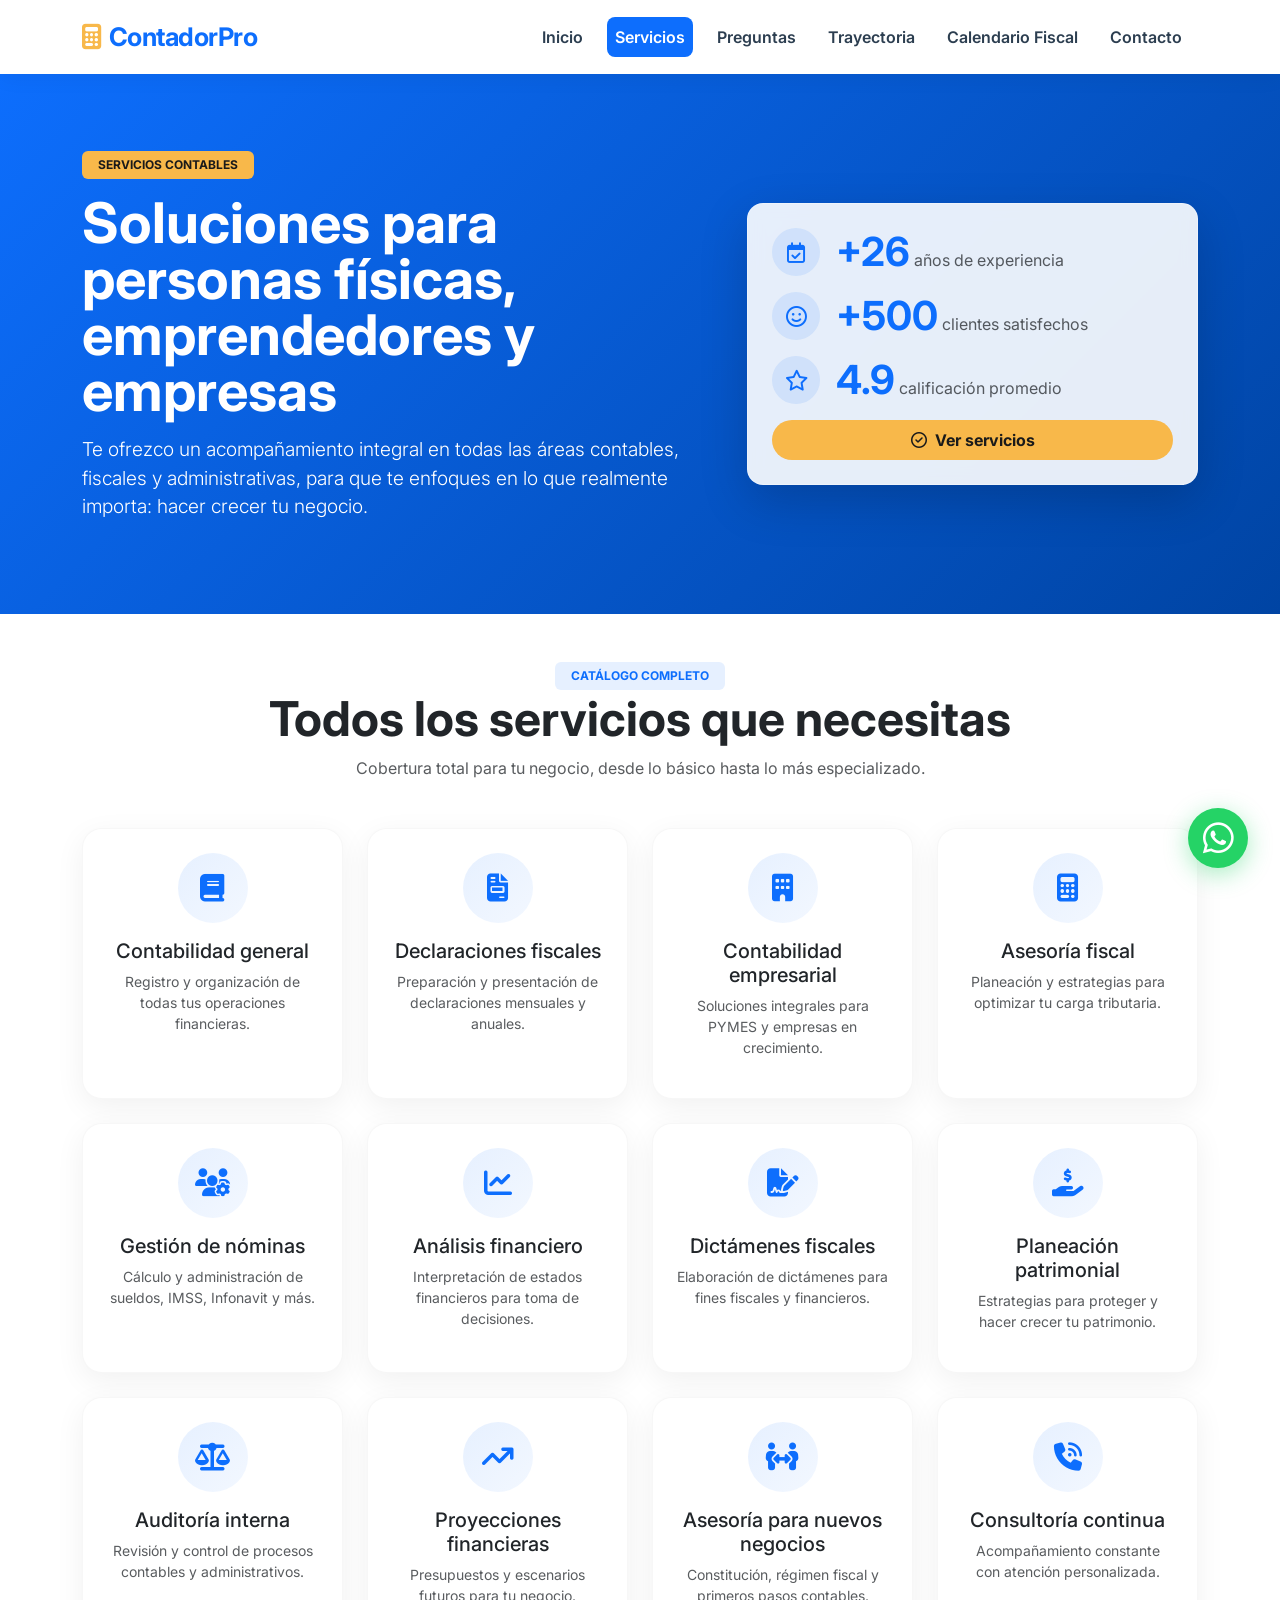
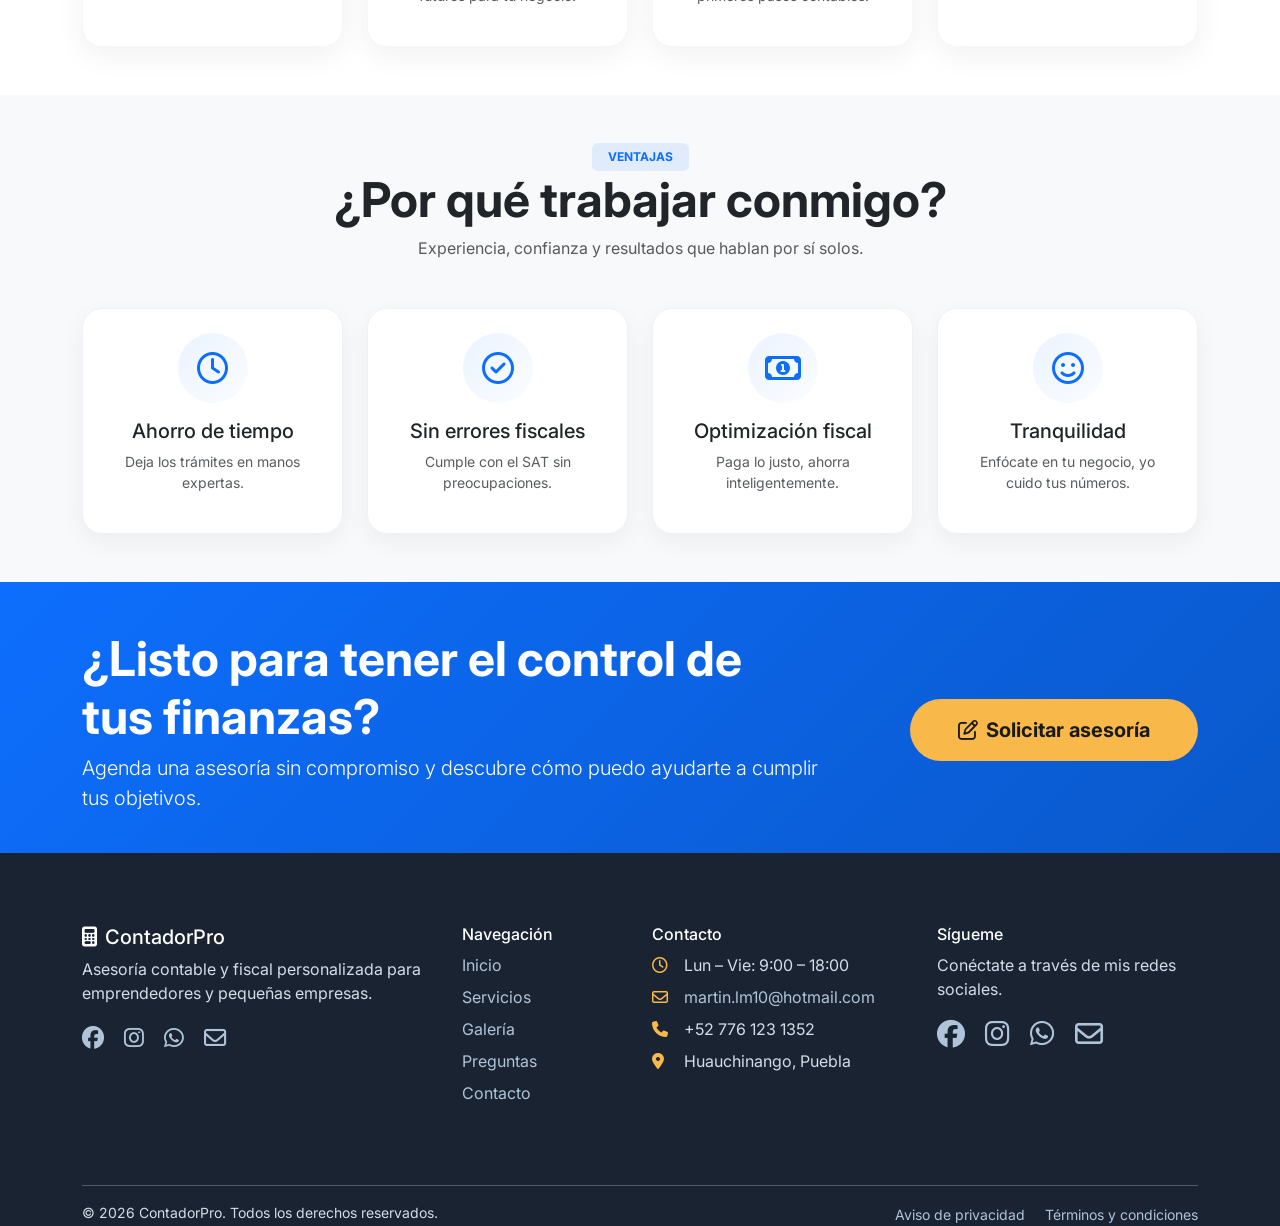
<file: servicios.html>
<!doctype html>
<html lang="es">
<head>
    <meta charset="utf-8">
    <meta name="viewport" content="width=device-width, initial-scale=1">
    <title>Servicios Contables - Contador Martín López</title>
    <meta name="description" content="Servicios contables, fiscales y administrativos para personas físicas, emprendedores y empresas. Asesoría personalizada en Huauchinango.">

    <!-- Favicon -->
    <link rel="icon" href="data:image/svg+xml,<svg xmlns='http://www.w3.org/2000/svg' viewBox='0 0 24 24' fill='%230d6efd'><path d='M7 2h10a2 2 0 0 1 2 2v16a2 2 0 0 1-2 2H7a2 2 0 0 1-2-2V4a2 2 0 0 1 2-2zm0 2v4h10V4H7zm0 6v2h4v-2H7zm0 4v2h4v-2H7zm0 4v2h4v-2H7zm6 0v2h4v-2h-4zm0-4v2h4v-2h-4zm0-4v2h4v-2h-4z'/></svg>">

    <!-- Bootstrap 5 -->
    <link href="https://cdn.jsdelivr.net/npm/bootstrap@5.3.3/dist/css/bootstrap.min.css" rel="stylesheet">
    <!-- Font Awesome 6 -->
    <link href="https://cdnjs.cloudflare.com/ajax/libs/font-awesome/6.5.2/css/all.min.css" rel="stylesheet">
    <!-- Google Fonts (Inter) -->
    <link href="https://fonts.googleapis.com/css2?family=Inter:opsz,wght@14..32,400;14..32,600;14..32,700;14..32,800&display=swap" rel="stylesheet">
    <!-- Estilos base -->
    <link rel="stylesheet" href="css/index.css">
    <!-- Estilos específicos de servicios -->
    <link rel="stylesheet" href="css/servicios.css">
</head>
<body>

    <!-- NAVBAR -->
    <nav class="navbar navbar-expand-lg navbar-main sticky-top">
        <div class="container">
            <a class="navbar-brand fw-bold" href="index.html">
                <i class="fa-solid fa-calculator me-2"></i>ContadorPro
            </a>
            <button class="navbar-toggler" type="button" data-bs-toggle="collapse" data-bs-target="#nav" aria-controls="nav" aria-expanded="false" aria-label="Toggle navigation">
                <span class="navbar-toggler-icon"></span>
            </button>
            <div class="collapse navbar-collapse" id="nav">
                <ul class="navbar-nav ms-auto">
                    <li class="nav-item"><a class="nav-link" href="index.html">Inicio</a></li>
                    <li class="nav-item"><a class="nav-link active" href="servicios.html">Servicios</a></li>
                    <li class="nav-item"><a class="nav-link" href="preguntas.html">Preguntas</a></li>
                    <li class="nav-item"><a class="nav-link" href="trayectoria.html">Trayectoria</a></li>
                    <li class="nav-item"><a class="nav-link" href="calendario-fiscal.html">Calendario Fiscal</a></li>
                    <li class="nav-item"><a class="nav-link" href="contactanos.html">Contacto</a></li>
                </ul>
            </div>
        </div>
    </nav>

    <!-- HERO con estadísticas -->
    <header class="hero-servicios">
        <div class="container h-100">
            <div class="row align-items-center h-100">
                <div class="col-lg-7 text-white">
                    <span class="badge bg-accent text-dark mb-3 px-3 py-2">SERVICIOS CONTABLES</span>
                    <h1 class="display-4 fw-bold lh-1">Soluciones para personas físicas, emprendedores y empresas</h1>
                    <p class="lead my-3">Te ofrezco un acompañamiento integral en todas las áreas contables, fiscales y administrativas, para que te enfoques en lo que realmente importa: hacer crecer tu negocio.</p>
                </div>
                <div class="col-lg-5 mt-4 mt-lg-0">
                    <!-- Estadísticas -->
                    <div class="hero-stats-servicios p-4 bg-white rounded-4 shadow-lg">
                        <div class="d-flex align-items-center gap-3 mb-3">
                            <div class="stat-icon"><i class="fa-regular fa-calendar-check"></i></div>
                            <div><span class="display-6 fw-bold text-primary"><span class="js-years-exp" data-count="15" data-prefix="+">+15</span></span> <span class="text-muted">años de experiencia</span></div>
                        </div>
                        <div class="d-flex align-items-center gap-3 mb-3">
                            <div class="stat-icon"><i class="fa-regular fa-face-smile"></i></div>
                            <div><span class="display-6 fw-bold text-primary" data-count="500" data-prefix="+">+500</span> <span class="text-muted">clientes satisfechos</span></div>
                        </div>
                        <div class="d-flex align-items-center gap-3 mb-3">
                            <div class="stat-icon"><i class="fa-regular fa-star"></i></div>
                            <div><span class="display-6 fw-bold text-primary" data-count="4.9" data-decimals="1">4.9</span> <span class="text-muted">calificación promedio</span></div>
                        </div>
                        <div class="text-center mt-3">
                            <a href="#servicios" class="btn btn-accent w-100 py-2 fw-bold">
                                <i class="fa-regular fa-circle-check me-2"></i>Ver servicios
                            </a>
                        </div>
                    </div>
                </div>
            </div>
        </div>
    </header>

    <!-- SECCIÓN: TODOS LOS SERVICIOS (con hover zoom) -->
    <section id="servicios" class="py-5">
        <div class="container">
            <div class="text-center mb-5 reveal">
                <span class="badge bg-primary bg-opacity-10 text-primary px-3 py-2">CATÁLOGO COMPLETO</span>
                <h2 class="display-5 fw-bold">Todos los servicios que necesitas</h2>
                <p class="text-muted mt-2">Cobertura total para tu negocio, desde lo básico hasta lo más especializado.</p>
            </div>

            <div class="row g-4 reveal-stagger">
                <!-- Servicio 1 -->
                <div class="col-md-4 col-lg-3">
                    <div class="service-card-full p-4 h-100 text-center reveal-item">
                        <div class="service-icon-full"><i class="fa-solid fa-book"></i></div>
                        <h5>Contabilidad general</h5>
                        <p class="text-muted small">Registro y organización de todas tus operaciones financieras.</p>
                    </div>
                </div>
                <!-- Servicio 2 -->
                <div class="col-md-4 col-lg-3">
                    <div class="service-card-full p-4 h-100 text-center reveal-item">
                        <div class="service-icon-full"><i class="fa-solid fa-file-invoice"></i></div>
                        <h5>Declaraciones fiscales</h5>
                        <p class="text-muted small">Preparación y presentación de declaraciones mensuales y anuales.</p>
                    </div>
                </div>
                <!-- Servicio 3 -->
                <div class="col-md-4 col-lg-3">
                    <div class="service-card-full p-4 h-100 text-center reveal-item">
                        <div class="service-icon-full"><i class="fa-solid fa-building"></i></div>
                        <h5>Contabilidad empresarial</h5>
                        <p class="text-muted small">Soluciones integrales para PYMES y empresas en crecimiento.</p>
                    </div>
                </div>
                <!-- Servicio 4 -->
                <div class="col-md-4 col-lg-3">
                    <div class="service-card-full p-4 h-100 text-center reveal-item">
                        <div class="service-icon-full"><i class="fa-solid fa-calculator"></i></div>
                        <h5>Asesoría fiscal</h5>
                        <p class="text-muted small">Planeación y estrategias para optimizar tu carga tributaria.</p>
                    </div>
                </div>
                <!-- Servicio 5 -->
                <div class="col-md-4 col-lg-3">
                    <div class="service-card-full p-4 h-100 text-center reveal-item">
                        <div class="service-icon-full"><i class="fa-solid fa-users-gear"></i></div>
                        <h5>Gestión de nóminas</h5>
                        <p class="text-muted small">Cálculo y administración de sueldos, IMSS, Infonavit y más.</p>
                    </div>
                </div>
                <!-- Servicio 6 -->
                <div class="col-md-4 col-lg-3">
                    <div class="service-card-full p-4 h-100 text-center reveal-item">
                        <div class="service-icon-full"><i class="fa-solid fa-chart-line"></i></div>
                        <h5>Análisis financiero</h5>
                        <p class="text-muted small">Interpretación de estados financieros para toma de decisiones.</p>
                    </div>
                </div>
                <!-- Servicio 7 -->
                <div class="col-md-4 col-lg-3">
                    <div class="service-card-full p-4 h-100 text-center reveal-item">
                        <div class="service-icon-full"><i class="fa-solid fa-file-signature"></i></div>
                        <h5>Dictámenes fiscales</h5>
                        <p class="text-muted small">Elaboración de dictámenes para fines fiscales y financieros.</p>
                    </div>
                </div>
                <!-- Servicio 8 -->
                <div class="col-md-4 col-lg-3">
                    <div class="service-card-full p-4 h-100 text-center reveal-item">
                        <div class="service-icon-full"><i class="fa-solid fa-hand-holding-dollar"></i></div>
                        <h5>Planeación patrimonial</h5>
                        <p class="text-muted small">Estrategias para proteger y hacer crecer tu patrimonio.</p>
                    </div>
                </div>
                <!-- Servicio 9 -->
                <div class="col-md-4 col-lg-3">
                    <div class="service-card-full p-4 h-100 text-center reveal-item">
                        <div class="service-icon-full"><i class="fa-solid fa-scale-balanced"></i></div>
                        <h5>Auditoría interna</h5>
                        <p class="text-muted small">Revisión y control de procesos contables y administrativos.</p>
                    </div>
                </div>
                <!-- Servicio 10 -->
                <div class="col-md-4 col-lg-3">
                    <div class="service-card-full p-4 h-100 text-center reveal-item">
                        <div class="service-icon-full"><i class="fa-solid fa-arrow-trend-up"></i></div>
                        <h5>Proyecciones financieras</h5>
                        <p class="text-muted small">Presupuestos y escenarios futuros para tu negocio.</p>
                    </div>
                </div>
                <!-- Servicio 11 -->
                <div class="col-md-4 col-lg-3">
                    <div class="service-card-full p-4 h-100 text-center reveal-item">
                        <div class="service-icon-full"><i class="fa-solid fa-people-arrows"></i></div>
                        <h5>Asesoría para nuevos negocios</h5>
                        <p class="text-muted small">Constitución, régimen fiscal y primeros pasos contables.</p>
                    </div>
                </div>
                <!-- Servicio 12 -->
                <div class="col-md-4 col-lg-3">
                    <div class="service-card-full p-4 h-100 text-center reveal-item">
                        <div class="service-icon-full"><i class="fa-solid fa-phone-volume"></i></div>
                        <h5>Consultoría continua</h5>
                        <p class="text-muted small">Acompañamiento constante con atención personalizada.</p>
                    </div>
                </div>
            </div>
        </div>
    </section>

    <!-- SECCIÓN: POR QUÉ ELEGIRME (con hover zoom) -->
    <section class="py-5 bg-light">
        <div class="container">
            <div class="text-center mb-5 reveal">
                <span class="badge bg-primary bg-opacity-10 text-primary px-3 py-2">VENTAJAS</span>
                <h2 class="display-5 fw-bold">¿Por qué trabajar conmigo?</h2>
                <p class="text-muted mt-2">Experiencia, confianza y resultados que hablan por sí solos.</p>
            </div>
            <div class="row g-4 reveal-stagger">
                <div class="col-md-3 col-6">
                    <div class="why-card text-center p-4 reveal-item">
                        <div class="why-icon"><i class="fa-regular fa-clock fa-2x"></i></div>
                        <h5 class="mt-3">Ahorro de tiempo</h5>
                        <p class="text-muted small">Deja los trámites en manos expertas.</p>
                    </div>
                </div>
                <div class="col-md-3 col-6">
                    <div class="why-card text-center p-4 reveal-item">
                        <div class="why-icon"><i class="fa-regular fa-circle-check fa-2x"></i></div>
                        <h5 class="mt-3">Sin errores fiscales</h5>
                        <p class="text-muted small">Cumple con el SAT sin preocupaciones.</p>
                    </div>
                </div>
                <div class="col-md-3 col-6">
                    <div class="why-card text-center p-4 reveal-item">
                        <div class="why-icon"><i class="fa-regular fa-money-bill-1 fa-2x"></i></div>
                        <h5 class="mt-3">Optimización fiscal</h5>
                        <p class="text-muted small">Paga lo justo, ahorra inteligentemente.</p>
                    </div>
                </div>
                <div class="col-md-3 col-6">
                    <div class="why-card text-center p-4 reveal-item">
                        <div class="why-icon"><i class="fa-regular fa-face-smile fa-2x"></i></div>
                        <h5 class="mt-3">Tranquilidad</h5>
                        <p class="text-muted small">Enfócate en tu negocio, yo cuido tus números.</p>
                    </div>
                </div>
            </div>
        </div>
    </section>

    <!-- SECCIÓN: SOLICITA UNA ASESORÍA (CTA final) -->
    <section class="py-5 cta-section">
        <div class="container">
            <div class="row align-items-center">
                <div class="col-lg-8 text-white">
                    <h2 class="display-5 fw-bold">¿Listo para tener el control de tus finanzas?</h2>
                    <p class="lead">Agenda una asesoría sin compromiso y descubre cómo puedo ayudarte a cumplir tus objetivos.</p>
                </div>
                <div class="col-lg-4 text-lg-end mt-4 mt-lg-0">
                    <a href="contactanos.html" class="btn btn-accent btn-lg px-5 py-3">
                        <i class="fa-regular fa-pen-to-square me-2"></i>Solicitar asesoría
                    </a>
                </div>
            </div>
        </div>
    </section>

    <!-- FOOTER -->
    <footer class="footer">
        <div class="container">
            <div class="row g-4 py-5">
                <div class="col-md-4">
                    <h5><i class="fa-solid fa-calculator me-2"></i>ContadorPro</h5>
                    <p>Asesoría contable y fiscal personalizada para emprendedores y pequeñas empresas.</p>
                    <div class="social-footer">
                        <a href="https://www.facebook.com/share/19eU9KgxiF/" target="_blank"><i class="fa-brands fa-facebook"></i></a>
                        <a href="https://www.instagram.com/martin.lm10?igsi=N2gybHNiNHc2dWVt" target="_blank"><i class="fa-brands fa-instagram"></i></a>
                        <a href="https://wa.me/527761231352?text=Hola%2C%20buenas%20tardes%20contador" target="_blank"><i class="fa-brands fa-whatsapp"></i></a>
                        <a href="mailto:martin.lm10@hotmail.com?subject=Hola%2C%20buenas%20tardes%20contador&body=Hola%2C%20buenas%20tardes%20contador"><i class="fa-regular fa-envelope"></i></a>
                    </div>
                </div>
                <div class="col-md-2">
                    <h6>Navegación</h6>
                    <ul class="list-unstyled">
                        <li><a href="index.html">Inicio</a></li>
                        <li><a href="servicios.html">Servicios</a></li>
                        <li><a href="galeria.html">Galería</a></li>
                        <li><a href="preguntas.html">Preguntas</a></li>
                        <li><a href="contactanos.html">Contacto</a></li>
                    </ul>
                </div>
                <div class="col-md-3">
                    <h6>Contacto</h6>
                    <ul class="list-unstyled">
                        <li><i class="fa-regular fa-clock me-2"></i> Lun – Vie: 9:00 – 18:00</li>
                        <li><i class="fa-regular fa-envelope me-2"></i> <a href="mailto:martin.lm10@hotmail.com?subject=Hola%2C%20buenas%20tardes%20contador&body=Hola%2C%20buenas%20tardes%20contador">martin.lm10@hotmail.com</a></li>
                        <li><i class="fa-solid fa-phone me-2"></i> +52 776 123 1352</li>
                        <li><i class="fa-solid fa-location-dot me-2"></i> Huauchinango, Puebla</li>
                    </ul>
                </div>
                <div class="col-md-3">
                    <h6>Sígueme</h6>
                    <p>Conéctate a través de mis redes sociales.</p>
                    <div class="social-footer">
                        <a href="https://www.facebook.com/share/19eU9KgxiF/" target="_blank"><i class="fa-brands fa-facebook fa-lg"></i></a>
                        <a href="https://www.instagram.com/martin.lm10?igsi=N2gybHNiNHc2dWVt" target="_blank"><i class="fa-brands fa-instagram fa-lg"></i></a>
                        <a href="https://wa.me/527761231352?text=Hola%2C%20buenas%20tardes%20contador" target="_blank"><i class="fa-brands fa-whatsapp fa-lg"></i></a>
                        <a href="mailto:martin.lm10@hotmail.com?subject=Hola%2C%20buenas%20tardes%20contador&body=Hola%2C%20buenas%20tardes%20contador"><i class="fa-regular fa-envelope fa-lg"></i></a>
                    </div>
                </div>
            </div>
            <hr class="border-light opacity-25">
            <div class="row">
                <div class="col-md-6">
                    <p class="mb-0 small">© <span data-year></span> ContadorPro. Todos los derechos reservados.</p>
                </div>
                <div class="col-md-6 text-md-end">
                    <a href="#" class="small me-3">Aviso de privacidad</a>
                    <a href="#" class="small">Términos y condiciones</a>
                </div>
            </div>
        </div>
    </footer>

    <!-- Botón flotante de WhatsApp -->
    <a href="https://wa.me/527761231352?text=Hola%2C%20buenas%20tardes%20contador" target="_blank" class="whatsapp-float" aria-label="WhatsApp">
        <i class="fa-brands fa-whatsapp"></i>
    </a>

    <!-- Botón volver arriba -->
    <button id="back-to-top" class="back-to-top" aria-label="Volver arriba">
        <i class="fa-solid fa-arrow-up"></i>
    </button>

    <!-- Scripts -->
    <script src="https://cdn.jsdelivr.net/npm/bootstrap@5.3.3/dist/js/bootstrap.bundle.min.js"></script>
    <script src="js/index.js"></script>
    <script src="js/servicios.js"></script>
</body>
</html>
</file>
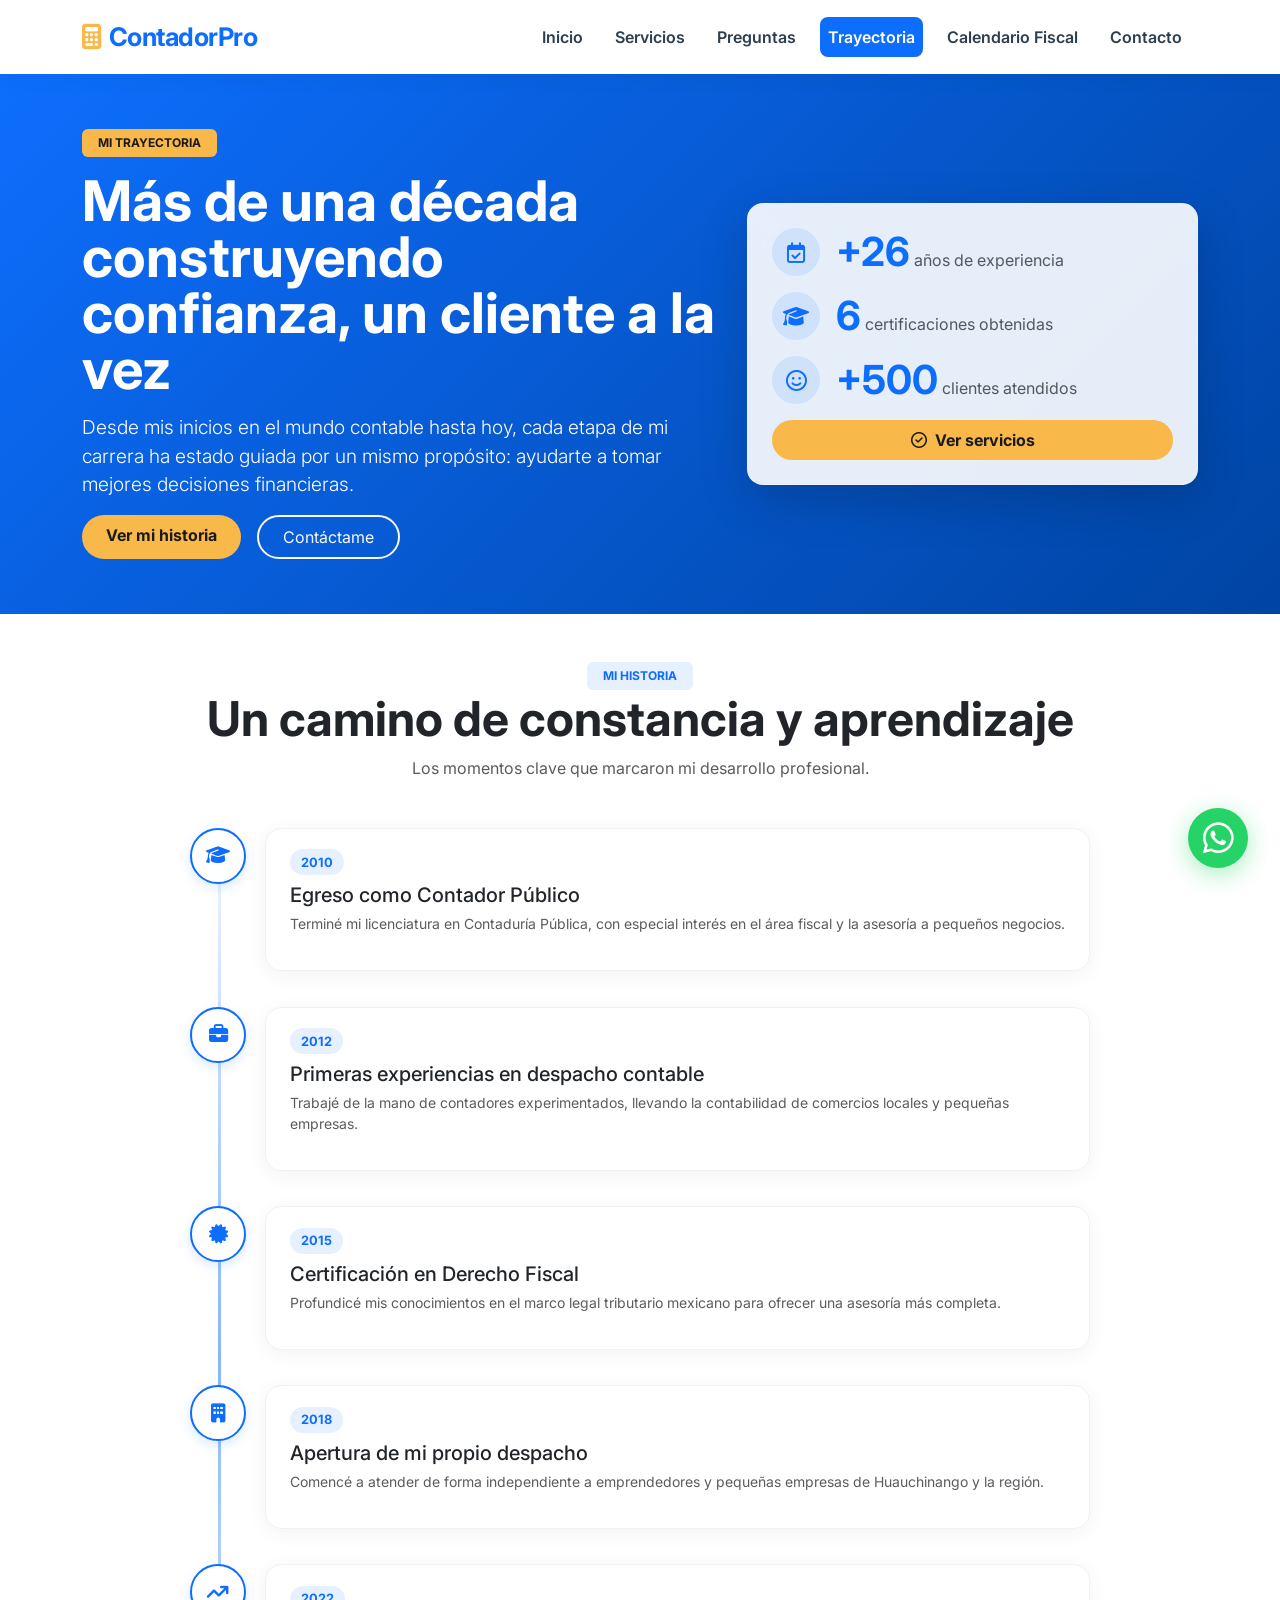
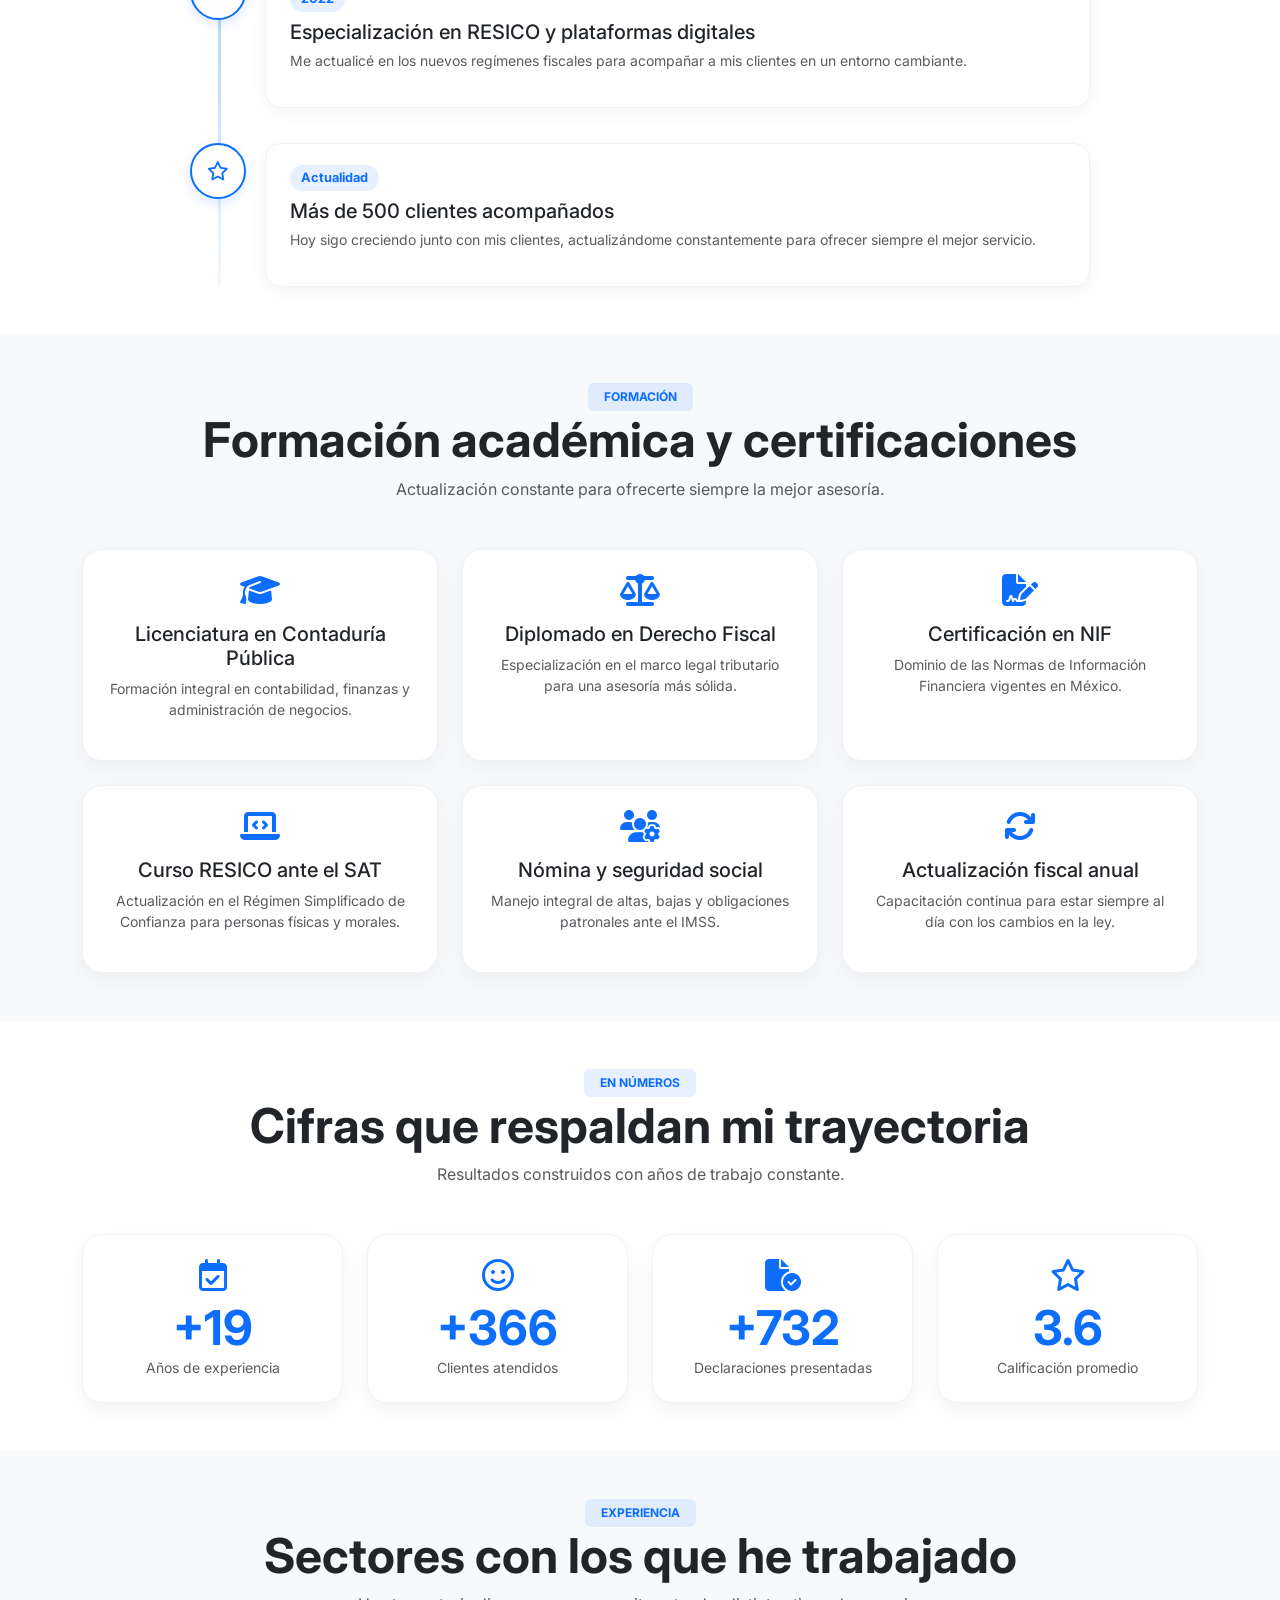
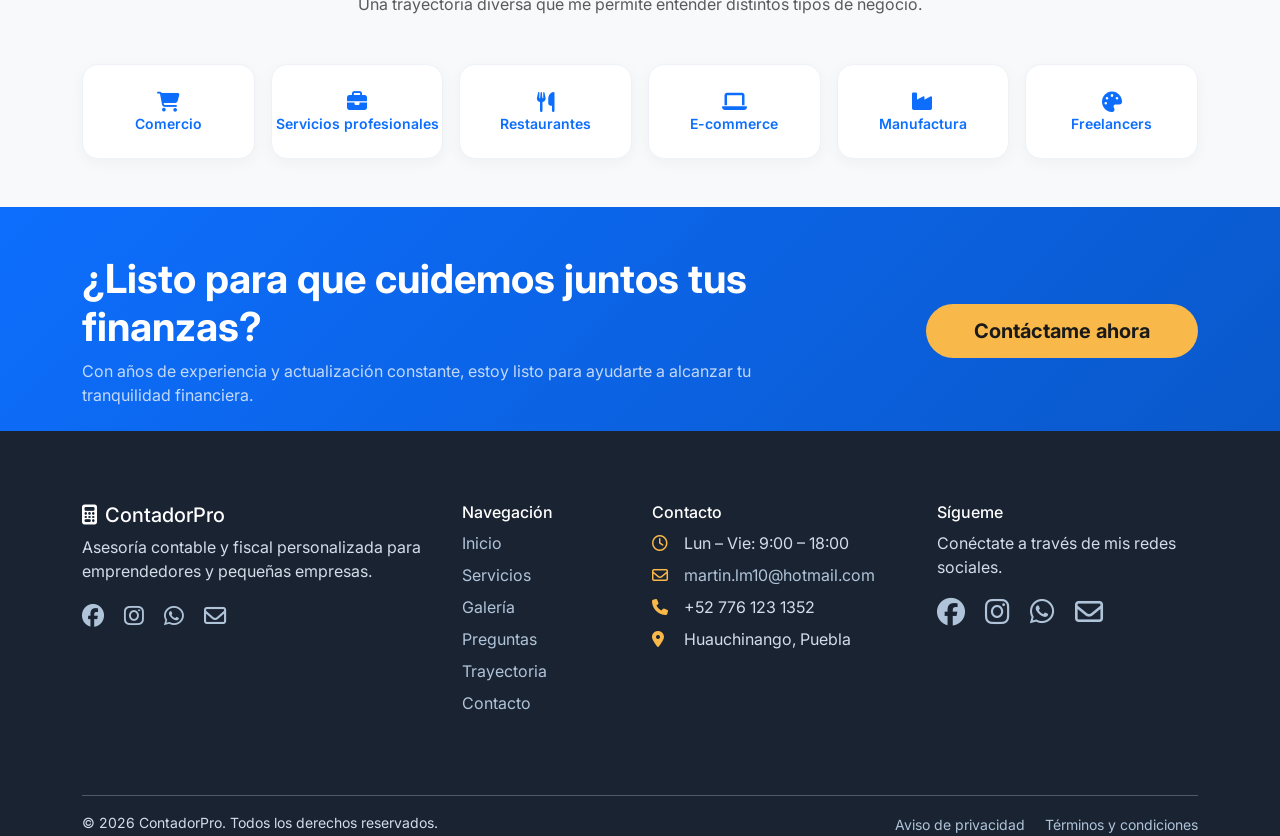
<file: trayectoria.html>
<!doctype html>
<html lang="es">
<head>
    <meta charset="utf-8">
    <meta name="viewport" content="width=device-width, initial-scale=1">
    <title>Mi Trayectoria - Contador Martín López</title>
    <meta name="description" content="Conoce la trayectoria profesional del Contador Martín López: formación, certificaciones, experiencia y cifras que respaldan su labor.">

    <!-- Favicon -->
    <link rel="icon" href="data:image/svg+xml,<svg xmlns='http://www.w3.org/2000/svg' viewBox='0 0 24 24' fill='%230d6efd'><path d='M7 2h10a2 2 0 0 1 2 2v16a2 2 0 0 1-2 2H7a2 2 0 0 1-2-2V4a2 2 0 0 1 2-2zm0 2v4h10V4H7zm0 6v2h4v-2H7zm0 4v2h4v-2H7zm0 4v2h4v-2H7zm6 0v2h4v-2h-4zm0-4v2h4v-2h-4zm0-4v2h4v-2h-4z'/></svg>">

    <!-- Bootstrap 5 -->
    <link href="https://cdn.jsdelivr.net/npm/bootstrap@5.3.3/dist/css/bootstrap.min.css" rel="stylesheet">
    <!-- Font Awesome 6 -->
    <link href="https://cdnjs.cloudflare.com/ajax/libs/font-awesome/6.5.2/css/all.min.css" rel="stylesheet">
    <!-- Google Fonts -->
    <link href="https://fonts.googleapis.com/css2?family=Inter:opsz,wght@14..32,400;14..32,600;14..32,700;14..32,800&display=swap" rel="stylesheet">
    <!-- Estilos base -->
    <link rel="stylesheet" href="css/index.css">
    <!-- Estilos específicos de trayectoria -->
    <link rel="stylesheet" href="css/trayectoria.css">
</head>
<body>

    <!-- NAVBAR -->
    <nav class="navbar navbar-expand-lg navbar-main sticky-top">
        <div class="container">
            <a class="navbar-brand fw-bold" href="index.html">
                <i class="fa-solid fa-calculator me-2"></i>ContadorPro
            </a>
            <button class="navbar-toggler" type="button" data-bs-toggle="collapse" data-bs-target="#nav" aria-controls="nav" aria-expanded="false" aria-label="Toggle navigation">
                <span class="navbar-toggler-icon"></span>
            </button>
            <div class="collapse navbar-collapse" id="nav">
                <ul class="navbar-nav ms-auto">
                    <li class="nav-item"><a class="nav-link" href="index.html">Inicio</a></li>
                    <li class="nav-item"><a class="nav-link" href="servicios.html">Servicios</a></li>
                    <li class="nav-item"><a class="nav-link" href="preguntas.html">Preguntas</a></li>
                    <li class="nav-item"><a class="nav-link active" href="trayectoria.html">Trayectoria</a></li>
                    <li class="nav-item"><a class="nav-link" href="calendario-fiscal.html">Calendario Fiscal</a></li>
                    <li class="nav-item"><a class="nav-link" href="contactanos.html">Contacto</a></li>
                </ul>
            </div>
        </div>
    </nav>

    <!-- HERO -->
    <header class="hero-trayectoria">
        <div class="container h-100">
            <div class="row align-items-center h-100">
                <div class="col-lg-7 text-white">
                    <span class="badge bg-accent text-dark mb-3 px-3 py-2">MI TRAYECTORIA</span>
                    <h1 class="display-4 fw-bold lh-1">Más de una década construyendo confianza, un cliente a la vez</h1>
                    <p class="lead my-3">Desde mis inicios en el mundo contable hasta hoy, cada etapa de mi carrera ha estado guiada por un mismo propósito: ayudarte a tomar mejores decisiones financieras.</p>
                    <div class="d-flex flex-wrap gap-3">
                        <a href="#linea-tiempo" class="btn btn-accent px-4 py-2 fw-bold">Ver mi historia</a>
                        <a href="contactanos.html" class="btn btn-outline-light px-4 py-2">Contáctame</a>
                    </div>
                </div>
                <div class="col-lg-5 mt-4 mt-lg-0">
                    <div class="hero-stats-trayectoria p-4 bg-white rounded-4 shadow-lg">
                        <div class="d-flex align-items-center gap-3 mb-3">
                            <div class="stat-icon"><i class="fa-regular fa-calendar-check"></i></div>
                            <div><span class="display-6 fw-bold text-primary"><span class="js-years-exp" data-count="15" data-prefix="+">+15</span></span> <span class="text-muted">años de experiencia</span></div>
                        </div>
                        <div class="d-flex align-items-center gap-3 mb-3">
                            <div class="stat-icon"><i class="fa-solid fa-graduation-cap"></i></div>
                            <div><span class="display-6 fw-bold text-primary" data-count="6">6</span> <span class="text-muted">certificaciones obtenidas</span></div>
                        </div>
                        <div class="d-flex align-items-center gap-3 mb-3">
                            <div class="stat-icon"><i class="fa-regular fa-face-smile"></i></div>
                            <div><span class="display-6 fw-bold text-primary" data-count="500" data-prefix="+">+500</span> <span class="text-muted">clientes atendidos</span></div>
                        </div>
                        <div class="text-center mt-3">
                            <a href="servicios.html" class="btn btn-accent w-100 py-2 fw-bold">
                                <i class="fa-regular fa-circle-check me-2"></i>Ver servicios
                            </a>
                        </div>
                    </div>
                </div>
            </div>
        </div>
    </header>

    <!-- SECCIÓN: LÍNEA DE TIEMPO -->
    <section id="linea-tiempo" class="py-5">
        <div class="container">
            <div class="text-center mb-5 reveal">
                <span class="badge bg-primary bg-opacity-10 text-primary px-3 py-2">MI HISTORIA</span>
                <h2 class="display-5 fw-bold">Un camino de constancia y aprendizaje</h2>
                <p class="text-muted mt-2">Los momentos clave que marcaron mi desarrollo profesional.</p>
            </div>

            <div class="timeline reveal-stagger">
                <div class="timeline-item reveal-item">
                    <div class="timeline-dot"><i class="fa-solid fa-graduation-cap"></i></div>
                    <div class="timeline-content">
                        <span class="timeline-year">2010</span>
                        <h5>Egreso como Contador Público</h5>
                        <p class="text-muted small">Terminé mi licenciatura en Contaduría Pública, con especial interés en el área fiscal y la asesoría a pequeños negocios.</p>
                    </div>
                </div>
                <div class="timeline-item reveal-item">
                    <div class="timeline-dot"><i class="fa-solid fa-briefcase"></i></div>
                    <div class="timeline-content">
                        <span class="timeline-year">2012</span>
                        <h5>Primeras experiencias en despacho contable</h5>
                        <p class="text-muted small">Trabajé de la mano de contadores experimentados, llevando la contabilidad de comercios locales y pequeñas empresas.</p>
                    </div>
                </div>
                <div class="timeline-item reveal-item">
                    <div class="timeline-dot"><i class="fa-solid fa-certificate"></i></div>
                    <div class="timeline-content">
                        <span class="timeline-year">2015</span>
                        <h5>Certificación en Derecho Fiscal</h5>
                        <p class="text-muted small">Profundicé mis conocimientos en el marco legal tributario mexicano para ofrecer una asesoría más completa.</p>
                    </div>
                </div>
                <div class="timeline-item reveal-item">
                    <div class="timeline-dot"><i class="fa-solid fa-building"></i></div>
                    <div class="timeline-content">
                        <span class="timeline-year">2018</span>
                        <h5>Apertura de mi propio despacho</h5>
                        <p class="text-muted small">Comencé a atender de forma independiente a emprendedores y pequeñas empresas de Huauchinango y la región.</p>
                    </div>
                </div>
                <div class="timeline-item reveal-item">
                    <div class="timeline-dot"><i class="fa-solid fa-arrow-trend-up"></i></div>
                    <div class="timeline-content">
                        <span class="timeline-year">2022</span>
                        <h5>Especialización en RESICO y plataformas digitales</h5>
                        <p class="text-muted small">Me actualicé en los nuevos regímenes fiscales para acompañar a mis clientes en un entorno cambiante.</p>
                    </div>
                </div>
                <div class="timeline-item reveal-item">
                    <div class="timeline-dot"><i class="fa-regular fa-star"></i></div>
                    <div class="timeline-content">
                        <span class="timeline-year">Actualidad</span>
                        <h5>Más de 500 clientes acompañados</h5>
                        <p class="text-muted small">Hoy sigo creciendo junto con mis clientes, actualizándome constantemente para ofrecer siempre el mejor servicio.</p>
                    </div>
                </div>
            </div>
        </div>
    </section>

    <!-- SECCIÓN: FORMACIÓN Y CERTIFICACIONES -->
    <section class="py-5 bg-light">
        <div class="container">
            <div class="text-center mb-5 reveal">
                <span class="badge bg-primary bg-opacity-10 text-primary px-3 py-2">FORMACIÓN</span>
                <h2 class="display-5 fw-bold">Formación académica y certificaciones</h2>
                <p class="text-muted mt-2">Actualización constante para ofrecerte siempre la mejor asesoría.</p>
            </div>
            <div class="row g-4 reveal-stagger">
                <div class="col-md-4 col-6">
                    <div class="cert-card text-center p-4 h-100 reveal-item">
                        <i class="fa-solid fa-graduation-cap fa-2x text-primary mb-3"></i>
                        <h5>Licenciatura en Contaduría Pública</h5>
                        <p class="text-muted small">Formación integral en contabilidad, finanzas y administración de negocios.</p>
                    </div>
                </div>
                <div class="col-md-4 col-6">
                    <div class="cert-card text-center p-4 h-100 reveal-item">
                        <i class="fa-solid fa-scale-balanced fa-2x text-primary mb-3"></i>
                        <h5>Diplomado en Derecho Fiscal</h5>
                        <p class="text-muted small">Especialización en el marco legal tributario para una asesoría más sólida.</p>
                    </div>
                </div>
                <div class="col-md-4 col-6">
                    <div class="cert-card text-center p-4 h-100 reveal-item">
                        <i class="fa-solid fa-file-signature fa-2x text-primary mb-3"></i>
                        <h5>Certificación en NIF</h5>
                        <p class="text-muted small">Dominio de las Normas de Información Financiera vigentes en México.</p>
                    </div>
                </div>
                <div class="col-md-4 col-6">
                    <div class="cert-card text-center p-4 h-100 reveal-item">
                        <i class="fa-solid fa-laptop-code fa-2x text-primary mb-3"></i>
                        <h5>Curso RESICO ante el SAT</h5>
                        <p class="text-muted small">Actualización en el Régimen Simplificado de Confianza para personas físicas y morales.</p>
                    </div>
                </div>
                <div class="col-md-4 col-6">
                    <div class="cert-card text-center p-4 h-100 reveal-item">
                        <i class="fa-solid fa-users-gear fa-2x text-primary mb-3"></i>
                        <h5>Nómina y seguridad social</h5>
                        <p class="text-muted small">Manejo integral de altas, bajas y obligaciones patronales ante el IMSS.</p>
                    </div>
                </div>
                <div class="col-md-4 col-6">
                    <div class="cert-card text-center p-4 h-100 reveal-item">
                        <i class="fa-solid fa-arrows-rotate fa-2x text-primary mb-3"></i>
                        <h5>Actualización fiscal anual</h5>
                        <p class="text-muted small">Capacitación continua para estar siempre al día con los cambios en la ley.</p>
                    </div>
                </div>
            </div>
        </div>
    </section>

    <!-- SECCIÓN: CIFRAS -->
    <section class="py-5">
        <div class="container">
            <div class="text-center mb-5 reveal">
                <span class="badge bg-primary bg-opacity-10 text-primary px-3 py-2">EN NÚMEROS</span>
                <h2 class="display-5 fw-bold">Cifras que respaldan mi trayectoria</h2>
                <p class="text-muted mt-2">Resultados construidos con años de trabajo constante.</p>
            </div>
            <div class="row g-4 text-center reveal-stagger">
                <div class="col-md-3 col-6">
                    <div class="milestone-card p-4 h-100 reveal-item">
                        <i class="fa-regular fa-calendar-check fa-2x text-primary mb-2"></i>
                        <div class="display-5 fw-bold text-primary"><span class="js-years-exp" data-count="15" data-prefix="+">+15</span></div>
                        <p class="text-muted small mb-0">Años de experiencia</p>
                    </div>
                </div>
                <div class="col-md-3 col-6">
                    <div class="milestone-card p-4 h-100 reveal-item">
                        <i class="fa-regular fa-face-smile fa-2x text-primary mb-2"></i>
                        <div class="display-5 fw-bold text-primary" data-count="500" data-prefix="+">+500</div>
                        <p class="text-muted small mb-0">Clientes atendidos</p>
                    </div>
                </div>
                <div class="col-md-3 col-6">
                    <div class="milestone-card p-4 h-100 reveal-item">
                        <i class="fa-solid fa-file-circle-check fa-2x text-primary mb-2"></i>
                        <div class="display-5 fw-bold text-primary" data-count="1000" data-prefix="+">+1000</div>
                        <p class="text-muted small mb-0">Declaraciones presentadas</p>
                    </div>
                </div>
                <div class="col-md-3 col-6">
                    <div class="milestone-card p-4 h-100 reveal-item">
                        <i class="fa-regular fa-star fa-2x text-primary mb-2"></i>
                        <div class="display-5 fw-bold text-primary" data-count="4.9" data-decimals="1">4.9</div>
                        <p class="text-muted small mb-0">Calificación promedio</p>
                    </div>
                </div>
            </div>
        </div>
    </section>

    <!-- SECCIÓN: SECTORES -->
    <section class="py-5 bg-light">
        <div class="container">
            <div class="text-center mb-5 reveal">
                <span class="badge bg-primary bg-opacity-10 text-primary px-3 py-2">EXPERIENCIA</span>
                <h2 class="display-5 fw-bold">Sectores con los que he trabajado</h2>
                <p class="text-muted mt-2">Una trayectoria diversa que me permite entender distintos tipos de negocio.</p>
            </div>
            <div class="row g-3 justify-content-center reveal-stagger">
                <div class="col-md-2 col-4">
                    <div class="sector-chip text-center py-4 reveal-item">
                        <i class="fa-solid fa-cart-shopping fa-lg mb-2"></i>
                        <p class="mb-0 small fw-semibold">Comercio</p>
                    </div>
                </div>
                <div class="col-md-2 col-4">
                    <div class="sector-chip text-center py-4 reveal-item">
                        <i class="fa-solid fa-briefcase fa-lg mb-2"></i>
                        <p class="mb-0 small fw-semibold">Servicios profesionales</p>
                    </div>
                </div>
                <div class="col-md-2 col-4">
                    <div class="sector-chip text-center py-4 reveal-item">
                        <i class="fa-solid fa-utensils fa-lg mb-2"></i>
                        <p class="mb-0 small fw-semibold">Restaurantes</p>
                    </div>
                </div>
                <div class="col-md-2 col-4">
                    <div class="sector-chip text-center py-4 reveal-item">
                        <i class="fa-solid fa-laptop fa-lg mb-2"></i>
                        <p class="mb-0 small fw-semibold">E-commerce</p>
                    </div>
                </div>
                <div class="col-md-2 col-4">
                    <div class="sector-chip text-center py-4 reveal-item">
                        <i class="fa-solid fa-industry fa-lg mb-2"></i>
                        <p class="mb-0 small fw-semibold">Manufactura</p>
                    </div>
                </div>
                <div class="col-md-2 col-4">
                    <div class="sector-chip text-center py-4 reveal-item">
                        <i class="fa-solid fa-palette fa-lg mb-2"></i>
                        <p class="mb-0 small fw-semibold">Freelancers</p>
                    </div>
                </div>
            </div>
        </div>
    </section>

    <!-- SECCIÓN: CTA FINAL -->
    <section class="cta-trayectoria py-5">
        <div class="container">
            <div class="row align-items-center text-center text-lg-start">
                <div class="col-lg-8 text-white">
                    <h2 class="fw-bold display-6 mb-2">¿Listo para que cuidemos juntos tus finanzas?</h2>
                    <p class="mb-0 opacity-75">Con años de experiencia y actualización constante, estoy listo para ayudarte a alcanzar tu tranquilidad financiera.</p>
                </div>
                <div class="col-lg-4 mt-4 mt-lg-0 text-lg-end">
                    <a href="contactanos.html" class="btn btn-accent btn-lg px-5 fw-bold">Contáctame ahora</a>
                </div>
            </div>
        </div>
    </section>

    <!-- FOOTER -->
    <footer class="footer">
        <div class="container">
            <div class="row g-4 py-5">
                <div class="col-md-4">
                    <h5><i class="fa-solid fa-calculator me-2"></i>ContadorPro</h5>
                    <p>Asesoría contable y fiscal personalizada para emprendedores y pequeñas empresas.</p>
                    <div class="social-footer">
                        <a href="https://www.facebook.com/share/19eU9KgxiF/" target="_blank"><i class="fa-brands fa-facebook"></i></a>
                        <a href="https://www.instagram.com/martin.lm10?igsi=N2gybHNiNHc2dWVt" target="_blank"><i class="fa-brands fa-instagram"></i></a>
                        <a href="https://wa.me/527761231352?text=Hola%2C%20buenas%20tardes%20contador" target="_blank"><i class="fa-brands fa-whatsapp"></i></a>
                        <a href="mailto:martin.lm10@hotmail.com?subject=Hola%2C%20buenas%20tardes%20contador&body=Hola%2C%20buenas%20tardes%20contador"><i class="fa-regular fa-envelope"></i></a>
                    </div>
                </div>
                <div class="col-md-2">
                    <h6>Navegación</h6>
                    <ul class="list-unstyled">
                        <li><a href="index.html">Inicio</a></li>
                        <li><a href="servicios.html">Servicios</a></li>
                        <li><a href="galeria.html">Galería</a></li>
                        <li><a href="preguntas.html">Preguntas</a></li>
                        <li><a href="trayectoria.html">Trayectoria</a></li>
                        <li><a href="contactanos.html">Contacto</a></li>
                    </ul>
                </div>
                <div class="col-md-3">
                    <h6>Contacto</h6>
                    <ul class="list-unstyled">
                        <li><i class="fa-regular fa-clock me-2"></i> Lun – Vie: 9:00 – 18:00</li>
                        <li><i class="fa-regular fa-envelope me-2"></i> <a href="mailto:martin.lm10@hotmail.com?subject=Hola%2C%20buenas%20tardes%20contador&body=Hola%2C%20buenas%20tardes%20contador">martin.lm10@hotmail.com</a></li>
                        <li><i class="fa-solid fa-phone me-2"></i> +52 776 123 1352</li>
                        <li><i class="fa-solid fa-location-dot me-2"></i> Huauchinango, Puebla</li>
                    </ul>
                </div>
                <div class="col-md-3">
                    <h6>Sígueme</h6>
                    <p>Conéctate a través de mis redes sociales.</p>
                    <div class="social-footer">
                        <a href="https://www.facebook.com/share/19eU9KgxiF/" target="_blank"><i class="fa-brands fa-facebook fa-lg"></i></a>
                        <a href="https://www.instagram.com/martin.lm10?igsi=N2gybHNiNHc2dWVt" target="_blank"><i class="fa-brands fa-instagram fa-lg"></i></a>
                        <a href="https://wa.me/527761231352?text=Hola%2C%20buenas%20tardes%20contador" target="_blank"><i class="fa-brands fa-whatsapp fa-lg"></i></a>
                        <a href="mailto:martin.lm10@hotmail.com?subject=Hola%2C%20buenas%20tardes%20contador&body=Hola%2C%20buenas%20tardes%20contador"><i class="fa-regular fa-envelope fa-lg"></i></a>
                    </div>
                </div>
            </div>
            <hr class="border-light opacity-25">
            <div class="row">
                <div class="col-md-6">
                    <p class="mb-0 small">© <span data-year></span> ContadorPro. Todos los derechos reservados.</p>
                </div>
                <div class="col-md-6 text-md-end">
                    <a href="#" class="small me-3">Aviso de privacidad</a>
                    <a href="#" class="small">Términos y condiciones</a>
                </div>
            </div>
        </div>
    </footer>

    <!-- Botón flotante WhatsApp -->
    <a href="https://wa.me/527761231352?text=Hola%2C%20buenas%20tardes%20contador" target="_blank" class="whatsapp-float" aria-label="WhatsApp">
        <i class="fa-brands fa-whatsapp"></i>
    </a>

    <!-- Botón volver arriba -->
    <button id="back-to-top" class="back-to-top" aria-label="Volver arriba">
        <i class="fa-solid fa-arrow-up"></i>
    </button>

    <script src="https://cdn.jsdelivr.net/npm/bootstrap@5.3.3/dist/js/bootstrap.bundle.min.js"></script>
    <script src="js/index.js"></script>
    <script src="js/trayectoria.js"></script>
</body>
</html>
</file>
<file: css/index.css>
/* style.css */
:root {
    --primary: #0d6efd;
    --primary-dark: #0a58ca;
    --primary-light: #4d8bf7;
    --accent: #f8b84a;
    --accent-dark: #d99e2b;
    --light-bg: #f8f9fc;
    --dark: #1a2332;
    --gray: #6c757d;
    --font-family: 'Inter', -apple-system, BlinkMacSystemFont, 'Segoe UI', Roboto, sans-serif;
    --ease: cubic-bezier(0.16, 1, 0.3, 1);
}

* {
    margin: 0;
    padding: 0;
    box-sizing: border-box;
}

body {
    font-family: var(--font-family);
    color: #212529;
    background: #ffffff;
    scroll-behavior: smooth;
}

a {
    text-decoration: none;
    transition: color 0.2s;
}

@media (prefers-reduced-motion: reduce) {
    *, *::before, *::after {
        animation-duration: 0.001ms !important;
        animation-iteration-count: 1 !important;
        transition-duration: 0.001ms !important;
        scroll-behavior: auto !important;
    }
}

/* ---------- Revelado suave al hacer scroll ---------- */
.reveal {
    opacity: 0;
    transform: translateY(18px);
    transition: opacity 0.7s var(--ease), transform 0.7s var(--ease);
}
.reveal.is-visible {
    opacity: 1;
    transform: translateY(0);
}
.reveal-stagger.is-visible .reveal-item {
    opacity: 1;
    transform: translateY(0);
}
.reveal-item {
    opacity: 0;
    transform: translateY(16px);
    transition: opacity 0.6s var(--ease), transform 0.6s var(--ease);
}
.reveal-stagger.is-visible .reveal-item:nth-child(1) { transition-delay: 0.05s; }
.reveal-stagger.is-visible .reveal-item:nth-child(2) { transition-delay: 0.15s; }
.reveal-stagger.is-visible .reveal-item:nth-child(3) { transition-delay: 0.25s; }
.reveal-stagger.is-visible .reveal-item:nth-child(4) { transition-delay: 0.35s; }

/* NAVBAR */
.navbar-main {
    background: #ffffff !important;
    box-shadow: 0 4px 20px rgba(0, 0, 0, 0.05);
    padding: 0.8rem 0;
    transition: padding 0.3s ease, box-shadow 0.3s ease;
}
.navbar-main.scrolled {
    padding: 0.5rem 0;
    box-shadow: 0 8px 25px rgba(0, 0, 0, 0.08);
}
.navbar-main .navbar-brand {
    color: var(--primary) !important;
    font-size: 1.6rem;
    letter-spacing: -0.5px;
}
.navbar-main .navbar-brand i {
    color: var(--accent);
}
.navbar-main .nav-link {
    color: #2c3e50 !important;
    font-weight: 600;
    margin: 0 0.5rem;
    padding: 0.5rem 0.8rem;
    border-radius: 8px;
    transition: background 0.2s, color 0.2s;
}
.navbar-main .nav-link:hover,
.navbar-main .nav-link.active {
    background: var(--primary);
    color: #fff !important;
}
.navbar-main .navbar-toggler {
    border: none;
}
.navbar-main .navbar-toggler-icon {
    background-image: url("data:image/svg+xml,%3csvg xmlns='http://www.w3.org/2000/svg' viewBox='0 0 30 30'%3e%3cpath stroke='rgba(13,110,253,1)' stroke-linecap='round' stroke-miterlimit='10' stroke-width='2' d='M4 7h22M4 15h22M4 23h22'/%3e%3c/svg%3e");
}

/* HERO (igual que el original: degradado azul + foto de fondo) */
.hero {
    position: relative;
    min-height: 85vh;
    display: flex;
    align-items: center;
    background: linear-gradient(135deg, #0d6efd 0%, #0044a3 100%);
    overflow: hidden;
}
.hero::before {
    content: '';
    position: absolute;
    inset: 0;
    background: url('https://images.unsplash.com/photo-1554224155-6726b3ff858f?w=1600&h=800&fit=crop') center/cover no-repeat;
    opacity: 0.25;
    mix-blend-mode: overlay;
}
.hero .container {
    position: relative;
    z-index: 2;
}
.hero h1 {
    font-size: clamp(2.5rem, 6vw, 4.5rem);
}
.bg-accent {
    background: var(--accent) !important;
    color: #1a1a1a !important;
}
.btn-accent {
    background: var(--accent);
    border: none;
    color: #1a1a1a;
    font-weight: 700;
    border-radius: 50px;
    padding: 0.75rem 2rem;
    transition: all 0.3s;
}
.btn-accent:hover {
    background: var(--accent-dark);
    color: #fff;
    transform: translateY(-2px);
    box-shadow: 0 8px 25px rgba(248, 184, 74, 0.4);
}
.btn-outline-light {
    border-radius: 50px;
    padding: 0.75rem 2rem;
    border-width: 2px;
}
.btn-outline-light:hover {
    background: rgba(255,255,255,0.1);
}
.hero-stats {
    backdrop-filter: blur(8px);
    background: rgba(255,255,255,0.9) !important;
    border: 1px solid rgba(255,255,255,0.3);
}
.stat-icon {
    width: 48px;
    height: 48px;
    background: rgba(13, 110, 253, 0.1);
    border-radius: 50%;
    display: flex;
    align-items: center;
    justify-content: center;
    font-size: 1.3rem;
    color: var(--primary);
}
.min-vh-75 {
    min-height: 75vh;
}

/* SECCIÓN PRESENTACIÓN PERSONAL */
#presentacion .social-links a {
    color: var(--primary);
    transition: color 0.2s, transform 0.2s;
}
#presentacion .social-links a:hover {
    color: var(--accent);
    transform: scale(1.05);
}
.text-accent {
    color: var(--accent) !important;
}

/* Foto con figura difuminada de fondo (glow) */
.photo-frame {
    position: relative;
    display: inline-block;
}
.photo-frame::before {
    content: '';
    position: absolute;
    inset: -18px;
    z-index: 0;
    border-radius: 50%;
    background: linear-gradient(135deg, var(--primary) 0%, var(--accent) 100%);
    filter: blur(38px);
    opacity: 0.45;
    transition: opacity 0.4s ease, filter 0.4s ease;
}
.photo-frame img {
    position: relative;
    z-index: 1;
    transition: transform 0.4s var(--ease);
}
.photo-frame:hover::before {
    opacity: 0.7;
    filter: blur(50px);
}
.photo-frame:hover img {
    transform: scale(1.04);
}

/* PROCESO DE TRABAJO */
.process-card {
    background: #fff;
    border-radius: 20px;
    box-shadow: 0 8px 30px rgba(0, 0, 0, 0.06);
    transition: transform 0.3s var(--ease), box-shadow 0.3s var(--ease);
    border: 1px solid rgba(0,0,0,0.03);
}
.process-card:hover {
    transform: translateY(-10px) scale(1.02);
    box-shadow: 0 20px 55px rgba(13, 110, 253, 0.35), 0 0 0 1px rgba(13,110,253,0.15);
    border-color: rgba(13,110,253,0.25);
}
.process-icon {
    position: relative;
    width: 80px;
    height: 80px;
    background: linear-gradient(135deg, rgba(13,110,253,0.08), rgba(13,110,253,0.02));
    border-radius: 50%;
    display: flex;
    align-items: center;
    justify-content: center;
    font-size: 2rem;
    color: var(--primary);
    margin-bottom: 1rem;
}
.step-number {
    position: absolute;
    top: -8px;
    right: -8px;
    background: var(--primary);
    color: #fff;
    font-size: 0.75rem;
    font-weight: 700;
    width: 28px;
    height: 28px;
    border-radius: 50%;
    display: flex;
    align-items: center;
    justify-content: center;
}

/* ¿A QUIÉN AYUDO? */
.who-help-card {
    background: linear-gradient(135deg, #f8f9fc 0%, #e9edf4 100%);
    border: 1px solid rgba(13,110,253,0.1);
}

/* SERVICE CARDS */
.service-card {
    background: #fff;
    border-radius: 20px;
    box-shadow: 0 8px 30px rgba(0, 0, 0, 0.06);
    transition: transform 0.3s var(--ease), box-shadow 0.3s var(--ease);
    border: 1px solid rgba(0,0,0,0.03);
    text-align: center;
}
.service-card:hover {
    transform: translateY(-10px) scale(1.02);
    box-shadow: 0 20px 55px rgba(13, 110, 253, 0.35), 0 0 0 1px rgba(13,110,253,0.15);
    border-color: rgba(13,110,253,0.25);
}
.service-icon {
    width: 70px;
    height: 70px;
    background: linear-gradient(135deg, rgba(13,110,253,0.1), rgba(13,110,253,0.05));
    border-radius: 50%;
    display: flex;
    align-items: center;
    justify-content: center;
    font-size: 28px;
    color: var(--primary);
    margin: 0 auto 1rem auto;
}

/* SOCIAL CARDS */
.social-card {
    background: #fff;
    border: 1px solid #e9edf4;
    border-radius: 16px;
    transition: all 0.3s var(--ease);
}
.social-card:hover {
    transform: translateY(-8px) scale(1.03);
    box-shadow: 0 12px 35px rgba(13, 110, 253, 0.1);
    border-color: var(--primary);
    border-radius: 28px;
}
.social-card i {
    color: var(--primary);
}
.social-card .fa-whatsapp {
    color: #25d366 !important;
}

/* TESTIMONIALS */
.testimonial-card {
    background: #fff;
    border-radius: 20px;
    box-shadow: 0 8px 30px rgba(0, 0, 0, 0.05);
    border: 1px solid #eef2f7;
    transition: transform 0.3s;
}
.testimonial-card:hover {
    transform: scale(1.01);
}
.testimonial-card i {
    opacity: 0.3;
}

/* BLOG CARDS */
.blog-card {
    border: none;
    border-radius: 20px;
    overflow: hidden;
    box-shadow: 0 8px 30px rgba(0, 0, 0, 0.05);
    transition: transform 0.3s;
    background: #fff;
}
.blog-card:hover {
    transform: translateY(-5px);
}
.blog-card .blog-img-wrap {
    overflow: hidden;
    height: 200px;
}
.blog-card img {
    height: 100%;
    object-fit: cover;
    width: 100%;
    transition: transform 0.5s var(--ease);
}
.blog-card:hover img {
    transform: scale(1.06);
}
.blog-card .card-body {
    padding: 1.5rem;
}
.blog-card .stretched-link {
    text-decoration: none;
}
.blog-card .stretched-link:hover {
    text-decoration: underline;
}

/* FOOTER */
.footer {
    background: var(--dark);
    color: #d4dce8;
}
.footer h5, .footer h6 {
    color: #fff;
}
.footer a {
    color: #b0c4d9;
    transition: color 0.2s;
}
.footer a:hover {
    color: var(--accent);
}
.footer .list-unstyled li {
    margin-bottom: 0.5rem;
}
.footer .list-unstyled li i {
    width: 20px;
    color: var(--accent);
}
.social-footer a {
    display: inline-block;
    margin-right: 1rem;
    font-size: 1.4rem;
    color: #b0c4d9;
}
.social-footer a:hover {
    color: var(--accent);
}

/* WHATSAPP FLOAT */
.whatsapp-float {
    position: fixed;
    bottom: 2rem;
    right: 2rem;
    background: #25d366;
    color: #fff;
    width: 60px;
    height: 60px;
    border-radius: 50%;
    display: flex;
    align-items: center;
    justify-content: center;
    font-size: 2.2rem;
    box-shadow: 0 6px 25px rgba(37, 211, 102, 0.4);
    transition: transform 0.3s, box-shadow 0.3s;
    z-index: 1000;
}
.whatsapp-float::before {
    content: '';
    position: absolute;
    inset: 0;
    border-radius: 50%;
    box-shadow: 0 0 0 0 rgba(37, 211, 102, 0.55);
    animation: pulse-ring 2.6s ease-out infinite;
}
@keyframes pulse-ring {
    0% { box-shadow: 0 0 0 0 rgba(37, 211, 102, 0.45); }
    80% { box-shadow: 0 0 0 18px rgba(37, 211, 102, 0); }
    100% { box-shadow: 0 0 0 0 rgba(37, 211, 102, 0); }
}
.whatsapp-float:hover {
    transform: scale(1.08);
    box-shadow: 0 10px 35px rgba(37, 211, 102, 0.5);
    color: #fff;
}

/* BOTÓN VOLVER ARRIBA */
.back-to-top {
    position: fixed;
    bottom: 2rem;
    right: 5.7rem;
    width: 50px;
    height: 50px;
    border-radius: 50%;
    background: var(--dark);
    color: #fff;
    display: flex;
    align-items: center;
    justify-content: center;
    box-shadow: 0 6px 20px rgba(0,0,0,0.25);
    opacity: 0;
    visibility: hidden;
    transform: translateY(10px);
    transition: opacity 0.3s ease, transform 0.3s ease, background 0.25s ease;
    z-index: 999;
    border: none;
    cursor: pointer;
}
.back-to-top.show {
    opacity: 1;
    visibility: visible;
    transform: translateY(0);
}
.back-to-top:hover {
    background: var(--primary);
}

/* UTILITY */
.bg-primary.bg-opacity-10 {
    background-color: rgba(13, 110, 253, 0.1) !important;
}
.text-primary {
    color: var(--primary) !important;
}

/* RESPONSIVE */
@media (max-width: 991.98px) {
    .hero {
        min-height: 70vh;
    }
    .hero .min-vh-75 {
        min-height: auto;
        padding: 3rem 0;
    }
    .navbar-main .nav-link {
        margin: 0.2rem 0;
        text-align: center;
    }
    .process-card {
        margin-bottom: 1rem;
    }
}

@media (max-width: 767.98px) {
    .hero h1 {
        font-size: 2.2rem;
    }
    .whatsapp-float {
        width: 50px;
        height: 50px;
        font-size: 1.8rem;
        bottom: 1.5rem;
        right: 1.5rem;
    }
    .back-to-top {
        width: 44px;
        height: 44px;
        font-size: 1.1rem;
        bottom: 1.5rem;
        right: 4.8rem;
    }
    #presentacion img {
        width: 200px !important;
        height: 200px !important;
    }
    .who-help-card {
        padding: 1.5rem !important;
    }
}
</file>
<file: css/calendario-fiscal.css>
/* calendario-fiscal.css */

.hero-calendario {
    position: relative;
    min-height: 60vh;
    display: flex;
    align-items: center;
    background: linear-gradient(135deg, #0d6efd 0%, #0044a3 100%);
    overflow: hidden;
    padding: 2rem 0;
}
.hero-calendario::before {
    content: '';
    position: absolute;
    inset: 0;
    background: url('https://images.unsplash.com/photo-1454165804606-c3d57bc86b40?w=1600&h=800&fit=crop') center/cover no-repeat;
    opacity: 0.25;
    mix-blend-mode: overlay;
}
.hero-calendario .container {
    position: relative;
    z-index: 2;
}
.hero-calendario h1 {
    font-size: clamp(2rem, 4.5vw, 3.5rem);
}
.hero-calendario .lead {
    font-size: 1.2rem;
}

/* Tarjeta de cuenta regresiva */
.hero-countdown {
    backdrop-filter: blur(8px);
    background: rgba(255,255,255,0.95) !important;
    border: 1px solid rgba(255,255,255,0.3);
}
.countdown-number {
    font-size: 3.2rem;
    font-weight: 800;
    color: var(--primary);
    line-height: 1;
}

/* ---------- Tarjetas de fechas límite (próximas fechas / obligaciones anuales) ---------- */
.deadline-card {
    background: #fff;
    border-radius: 20px;
    box-shadow: 0 8px 25px rgba(0,0,0,0.05);
    transition: transform 0.3s ease, box-shadow 0.3s ease, border-color 0.3s ease;
    border: 1px solid #eef2f7;
}
.deadline-card:hover {
    transform: translateY(-6px);
    box-shadow: 0 12px 40px rgba(13,110,253,0.35), 0 0 0 1px rgba(13,110,253,0.15);
    border-color: rgba(13,110,253,0.25);
}

/* ---------- Tarjetas de mes (calendario completo) ---------- */
.month-card {
    background: #fff;
    border-radius: 16px;
    border: 1px solid #eef2f7;
    box-shadow: 0 4px 18px rgba(0,0,0,0.04);
    transition: transform 0.3s ease, box-shadow 0.3s ease, border-color 0.3s ease;
}
.month-card:hover {
    transform: translateY(-6px);
    box-shadow: 0 12px 35px rgba(13,110,253,0.3), 0 0 0 1px rgba(13,110,253,0.15);
    border-color: rgba(13,110,253,0.25);
}
.month-card-active {
    border: 2px solid var(--primary);
    box-shadow: 0 8px 30px rgba(13,110,253,0.2);
}
.month-card ul li {
    border-bottom: 1px dashed #eef2f7;
    padding-bottom: 0.4rem;
}
.month-card ul li:last-child {
    border-bottom: none;
    padding-bottom: 0;
}

/* ---------- Tabla de prórroga por RFC ---------- */
.rfc-table-wrapper {
    background: #fff;
    border-radius: 16px;
    box-shadow: 0 8px 25px rgba(0,0,0,0.05);
    border: 1px solid #eef2f7;
    padding: 0.5rem;
}
.rfc-table thead {
    background: rgba(13,110,253,0.06);
}
.rfc-table th {
    color: var(--primary);
    font-weight: 700;
    border: none;
    padding: 0.9rem;
}
.rfc-table td {
    border-color: #eef2f7;
    padding: 0.8rem;
}

/* ---------- CTA final ---------- */
.cta-calendario {
    background: linear-gradient(135deg, var(--primary) 0%, var(--primary-dark) 100%);
}

/* Responsive */
@media (max-width: 991.98px) {
    .hero-calendario {
        min-height: 55vh;
    }
    .hero-calendario .row {
        text-align: center;
    }
    .hero-calendario .col-lg-5 {
        margin-top: 1.5rem !important;
    }
    .cta-calendario .text-lg-end {
        text-align: center !important;
    }
}

@media (max-width: 767.98px) {
    .hero-calendario {
        padding: 1.5rem 0;
    }
    .hero-calendario h1 {
        font-size: 1.8rem;
    }
    .hero-calendario .lead {
        font-size: 1rem;
    }
    .countdown-number {
        font-size: 2.4rem;
    }
    .deadline-card,
    .month-card {
        padding: 1rem !important;
    }
    .cta-calendario {
        padding: 2.5rem 0;
        text-align: center;
    }
    .cta-calendario .display-6 {
        font-size: 1.5rem;
    }
}
</file>
<file: css/contactanos.css>
/* contactanos.css */

.hero-contacto {
    position: relative;
    min-height: 60vh;
    display: flex;
    align-items: center;
    background: linear-gradient(135deg, #0d6efd 0%, #0044a3 100%);
    overflow: hidden;
    padding: 2rem 0;
}
.hero-contacto::before {
    content: '';
    position: absolute;
    inset: 0;
    background: url('https://images.unsplash.com/photo-1554224155-6726b3ff858f?w=1600&h=800&fit=crop') center/cover no-repeat;
    opacity: 0.25;
    mix-blend-mode: overlay;
}
.hero-contacto .container {
    position: relative;
    z-index: 2;
}
.hero-contacto h1 {
    font-size: clamp(2rem, 4.5vw, 3.5rem);
}
.hero-contacto .lead {
    font-size: 1.2rem;
}
.hero-stats-contacto {
    backdrop-filter: blur(8px);
    background: rgba(255,255,255,0.9) !important;
    border: 1px solid rgba(255,255,255,0.3);
}
.hero-stats-contacto .stat-icon {
    width: 48px;
    height: 48px;
    background: rgba(13, 110, 253, 0.1);
    border-radius: 50%;
    display: flex;
    align-items: center;
    justify-content: center;
    font-size: 1.3rem;
    color: var(--primary);
}
.hero-stats-contacto .btn-accent {
    font-weight: 700;
    border-radius: 50px;
}

/* Tarjetas de formulario y contacto */
.contact-form-card,
.contact-info-card {
    border: 1px solid rgba(0,0,0,0.04);
    transition: box-shadow 0.3s ease;
}
.contact-form-card:hover,
.contact-info-card:hover {
    box-shadow: 0 12px 40px rgba(13, 110, 253, 0.3) !important;
    border-color: rgba(13,110,253,0.25) !important;
}

/* Formulario con colores azules */
.contact-form-card .form-control {
    border-radius: 12px;
    border: 1px solid #d1d9e6;
    padding: 0.7rem 1rem;
    transition: border-color 0.2s, box-shadow 0.2s;
}
.contact-form-card .form-control:focus {
    border-color: var(--primary);
    box-shadow: 0 0 0 4px rgba(13, 110, 253, 0.12);
}
.contact-form-card .btn-primary {
    border-radius: 50px;
    font-weight: 700;
    padding: 0.8rem 2.5rem;
    background: var(--primary);
    border: none;
}
.contact-form-card .btn-primary:hover {
    background: var(--primary-dark);
    transform: translateY(-2px);
    box-shadow: 0 8px 25px rgba(13, 110, 253, 0.3);
}

.contact-info-card .info-item p {
    font-size: 0.95rem;
}
.contact-info-card .map-container iframe {
    width: 100%;
    height: 200px;
    border: 0;
    border-radius: 12px;
}

/* Sección Compromiso */
.commitment-card {
    background: #fff;
    border-radius: 20px;
    box-shadow: 0 8px 25px rgba(0,0,0,0.05);
    transition: transform 0.3s var(--ease), box-shadow 0.3s var(--ease);
    border: 1px solid #eef2f7;
}
.commitment-card:hover {
    transform: scale(1.05) translateY(-6px);
    box-shadow: 0 12px 40px rgba(13,110,253,0.35), 0 0 0 1px rgba(13,110,253,0.15);
    border-color: rgba(13,110,253,0.25);
}
.commitment-icon {
    width: 70px;
    height: 70px;
    background: linear-gradient(135deg, rgba(13,110,253,0.08), rgba(13,110,253,0.02));
    border-radius: 50%;
    display: flex;
    align-items: center;
    justify-content: center;
    color: var(--primary);
    margin: 0 auto;
}

/* Responsive */
@media (max-width: 991.98px) {
    .hero-contacto {
        min-height: 50vh;
    }
    .hero-contacto .row {
        text-align: center;
    }
    .hero-contacto .col-lg-5 {
        margin-top: 1.5rem !important;
    }
    .hero-stats-contacto {
        max-width: 400px;
        margin: 0 auto;
    }
    .hero-contacto .btn-accent {
        width: 100%;
    }
}

@media (max-width: 767.98px) {
    .hero-contacto {
        min-height: 40vh;
        padding: 1.5rem 0;
    }
    .hero-contacto h1 {
        font-size: 1.8rem;
    }
    .hero-contacto .lead {
        font-size: 1rem;
    }
    .hero-stats-contacto {
        padding: 1.5rem !important;
    }
    .hero-stats-contacto .display-6 {
        font-size: 1.5rem;
    }
    .contact-form-card,
    .contact-info-card {
        padding: 1.5rem !important;
    }
    .contact-form-card .btn-primary {
        width: 100%;
    }
    .contact-info-card .map-container iframe {
        height: 150px;
    }
    .commitment-card {
        padding: 1rem !important;
    }
    .commitment-card h5 {
        font-size: 1rem;
    }
}
</file>
<file: css/servicios.css>
/* servicios.css */

/* Hero con altura aumentada y estadísticas */
.hero-servicios {
    position: relative;
    min-height: 60vh;
    display: flex;
    align-items: center;
    background: linear-gradient(135deg, #0d6efd 0%, #0044a3 100%);
    overflow: hidden;
    padding: 2rem 0;
}
.hero-servicios::before {
    content: '';
    position: absolute;
    inset: 0;
    background: url('https://images.unsplash.com/photo-1554224155-6726b3ff858f?w=1600&h=800&fit=crop') center/cover no-repeat;
    opacity: 0.25;
    mix-blend-mode: overlay;
}
.hero-servicios .container {
    position: relative;
    z-index: 2;
}
.hero-servicios h1 {
    font-size: clamp(2rem, 4.5vw, 3.5rem);
}
.hero-servicios .lead {
    font-size: 1.2rem;
}
.hero-stats-servicios {
    backdrop-filter: blur(8px);
    background: rgba(255,255,255,0.9) !important;
    border: 1px solid rgba(255,255,255,0.3);
}
.hero-stats-servicios .stat-icon {
    width: 48px;
    height: 48px;
    background: rgba(13, 110, 253, 0.1);
    border-radius: 50%;
    display: flex;
    align-items: center;
    justify-content: center;
    font-size: 1.3rem;
    color: var(--primary);
}
.hero-stats-servicios .btn-accent {
    font-weight: 700;
    border-radius: 50px;
}

/* Tarjetas de servicios con zoom + sombra */
.service-card-full {
    background: #fff;
    border-radius: 20px;
    box-shadow: 0 8px 30px rgba(0, 0, 0, 0.06);
    transition: transform 0.3s var(--ease), box-shadow 0.3s var(--ease);
    border: 1px solid rgba(0,0,0,0.03);
    text-align: center;
}
.service-card-full:hover {
    transform: scale(1.05) translateY(-6px);
    box-shadow: 0 20px 55px rgba(13, 110, 253, 0.4), 0 0 0 1px rgba(13,110,253,0.15);
    border-color: rgba(13,110,253,0.25);
}
.service-icon-full {
    width: 70px;
    height: 70px;
    background: linear-gradient(135deg, rgba(13,110,253,0.1), rgba(13,110,253,0.05));
    border-radius: 50%;
    display: flex;
    align-items: center;
    justify-content: center;
    font-size: 28px;
    color: var(--primary);
    margin: 0 auto 1rem auto;
}

/* Sección "Por qué elegirme" con hover zoom */
.why-card {
    background: #fff;
    border-radius: 20px;
    box-shadow: 0 8px 25px rgba(0,0,0,0.05);
    transition: transform 0.3s var(--ease), box-shadow 0.3s var(--ease);
    border: 1px solid #eef2f7;
}
.why-card:hover {
    transform: scale(1.05) translateY(-6px);
    box-shadow: 0 12px 40px rgba(13,110,253,0.35), 0 0 0 1px rgba(13,110,253,0.15);
    border-color: rgba(13,110,253,0.25);
}
.why-icon {
    width: 70px;
    height: 70px;
    background: linear-gradient(135deg, rgba(13,110,253,0.08), rgba(13,110,253,0.02));
    border-radius: 50%;
    display: flex;
    align-items: center;
    justify-content: center;
    color: var(--primary);
    margin: 0 auto;
}

/* Sección CTA final */
.cta-section {
    background: linear-gradient(135deg, var(--primary) 0%, var(--primary-dark) 100%);
    padding: 4rem 0;
}

/* Responsive */
@media (max-width: 991.98px) {
    .hero-servicios {
        min-height: 50vh;
        padding: 2rem 0;
    }
    .hero-servicios .row {
        text-align: center;
    }
    .hero-servicios .col-lg-5 {
        margin-top: 1.5rem !important;
    }
    .hero-stats-servicios {
        max-width: 400px;
        margin: 0 auto;
    }
    .hero-servicios .btn-accent {
        width: 100%;
    }
    .service-card-full {
        margin-bottom: 1rem;
    }
    .cta-section .text-lg-end {
        text-align: center !important;
    }
}

@media (max-width: 767.98px) {
    .hero-servicios {
        min-height: 40vh;
        padding: 1.5rem 0;
    }
    .hero-servicios h1 {
        font-size: 1.8rem;
    }
    .hero-servicios .lead {
        font-size: 1rem;
    }
    .hero-stats-servicios {
        padding: 1.5rem !important;
    }
    .hero-stats-servicios .display-6 {
        font-size: 1.5rem;
    }
    .service-card-full {
        padding: 1.25rem !important;
    }
    .why-card {
        padding: 1rem !important;
    }
    .why-card h5 {
        font-size: 1rem;
    }
    .cta-section {
        padding: 2.5rem 0;
    }
    .cta-section .display-5 {
        font-size: 2rem;
    }
}
</file>
<file: css/trayectoria.css>
/* trayectoria.css */

.hero-trayectoria {
    position: relative;
    min-height: 60vh;
    display: flex;
    align-items: center;
    background: linear-gradient(135deg, #0d6efd 0%, #0044a3 100%);
    overflow: hidden;
    padding: 2rem 0;
}
.hero-trayectoria::before {
    content: '';
    position: absolute;
    inset: 0;
    background: url('https://images.unsplash.com/photo-1454165804606-c3d57bc86b40?w=1600&h=800&fit=crop') center/cover no-repeat;
    opacity: 0.25;
    mix-blend-mode: overlay;
}
.hero-trayectoria .container {
    position: relative;
    z-index: 2;
}
.hero-trayectoria h1 {
    font-size: clamp(2rem, 4.5vw, 3.5rem);
}
.hero-trayectoria .lead {
    font-size: 1.2rem;
}
.hero-stats-trayectoria {
    backdrop-filter: blur(8px);
    background: rgba(255,255,255,0.9) !important;
    border: 1px solid rgba(255,255,255,0.3);
}
.hero-stats-trayectoria .stat-icon {
    width: 48px;
    height: 48px;
    background: rgba(13, 110, 253, 0.1);
    border-radius: 50%;
    display: flex;
    align-items: center;
    justify-content: center;
    font-size: 1.3rem;
    color: var(--primary);
}

/* ---------- Línea de tiempo ---------- */
.timeline {
    position: relative;
    max-width: 900px;
    margin: 0 auto;
    padding-left: 0;
}
.timeline::before {
    content: '';
    position: absolute;
    top: 0;
    bottom: 0;
    left: 28px;
    width: 3px;
    background: linear-gradient(180deg, rgba(13,110,253,0.05), rgba(13,110,253,0.5), rgba(13,110,253,0.05));
}
.timeline-item {
    position: relative;
    padding-left: 75px;
    margin-bottom: 2.2rem;
}
.timeline-item:last-child {
    margin-bottom: 0;
}
.timeline-dot {
    position: absolute;
    left: 0;
    top: 0;
    width: 56px;
    height: 56px;
    border-radius: 50%;
    background: #fff;
    border: 2px solid var(--primary);
    color: var(--primary);
    display: flex;
    align-items: center;
    justify-content: center;
    font-size: 1.2rem;
    box-shadow: 0 4px 12px rgba(13,110,253,0.15);
    z-index: 1;
}
.timeline-content {
    background: #fff;
    border-radius: 16px;
    padding: 1.25rem 1.5rem;
    box-shadow: 0 4px 20px rgba(0,0,0,0.05);
    border: 1px solid #eef2f7;
    transition: transform 0.3s ease, box-shadow 0.3s ease, border-color 0.3s ease;
}
.timeline-content:hover {
    transform: translateX(6px);
    box-shadow: 0 10px 35px rgba(13,110,253,0.3), 0 0 0 1px rgba(13,110,253,0.15);
    border-color: rgba(13,110,253,0.25);
}
.timeline-year {
    display: inline-block;
    background: rgba(13,110,253,0.1);
    color: var(--primary);
    font-weight: 700;
    font-size: 0.8rem;
    padding: 0.2rem 0.7rem;
    border-radius: 50px;
    margin-bottom: 0.5rem;
}
.timeline-content h5 {
    margin-bottom: 0.4rem;
}

/* ---------- Certificaciones ---------- */
.cert-card {
    background: #fff;
    border-radius: 20px;
    box-shadow: 0 8px 25px rgba(0,0,0,0.05);
    transition: transform 0.3s ease, box-shadow 0.3s ease, border-color 0.3s ease;
    border: 1px solid #eef2f7;
}
.cert-card:hover {
    transform: translateY(-6px);
    box-shadow: 0 12px 40px rgba(13,110,253,0.35), 0 0 0 1px rgba(13,110,253,0.15);
    border-color: rgba(13,110,253,0.25);
}

/* ---------- Cifras / milestones ---------- */
.milestone-card {
    background: #fff;
    border-radius: 20px;
    box-shadow: 0 8px 25px rgba(0,0,0,0.05);
    transition: transform 0.3s ease, box-shadow 0.3s ease, border-color 0.3s ease;
    border: 1px solid #eef2f7;
}
.milestone-card:hover {
    transform: translateY(-6px);
    box-shadow: 0 12px 40px rgba(13,110,253,0.35), 0 0 0 1px rgba(13,110,253,0.15);
    border-color: rgba(13,110,253,0.25);
}

/* ---------- Sectores (chips) ---------- */
.sector-chip {
    background: #fff;
    border-radius: 16px;
    border: 1px solid #eef2f7;
    color: var(--primary);
    box-shadow: 0 4px 15px rgba(0,0,0,0.04);
    transition: transform 0.3s ease, box-shadow 0.3s ease, border-color 0.3s ease, background 0.3s ease;
}
.sector-chip:hover {
    transform: translateY(-6px);
    background: rgba(13,110,253,0.05);
    box-shadow: 0 12px 35px rgba(13,110,253,0.3), 0 0 0 1px rgba(13,110,253,0.15);
    border-color: rgba(13,110,253,0.25);
}

/* ---------- CTA final ---------- */
.cta-trayectoria {
    background: linear-gradient(135deg, var(--primary) 0%, var(--primary-dark) 100%);
}

/* Responsive */
@media (max-width: 991.98px) {
    .hero-trayectoria {
        min-height: 50vh;
    }
    .hero-trayectoria .row {
        text-align: center;
    }
    .hero-trayectoria .col-lg-5 {
        margin-top: 1.5rem !important;
    }
    .hero-stats-trayectoria {
        max-width: 400px;
        margin: 0 auto;
    }
    .cta-trayectoria .text-lg-end {
        text-align: center !important;
    }
}

@media (max-width: 767.98px) {
    .hero-trayectoria {
        min-height: 40vh;
        padding: 1.5rem 0;
    }
    .hero-trayectoria h1 {
        font-size: 1.8rem;
    }
    .hero-trayectoria .lead {
        font-size: 1rem;
    }
    .hero-stats-trayectoria {
        padding: 1.5rem !important;
    }
    .hero-stats-trayectoria .display-6 {
        font-size: 1.5rem;
    }
    .timeline::before {
        left: 22px;
    }
    .timeline-item {
        padding-left: 60px;
    }
    .timeline-dot {
        width: 44px;
        height: 44px;
        font-size: 1rem;
    }
    .timeline-content {
        padding: 1rem 1.2rem;
    }
    .cert-card,
    .milestone-card {
        padding: 1.25rem !important;
    }
    .sector-chip {
        padding: 1rem !important;
    }
    .cta-trayectoria {
        padding: 2.5rem 0;
        text-align: center;
    }
    .cta-trayectoria .display-6 {
        font-size: 1.5rem;
    }
}
</file>
